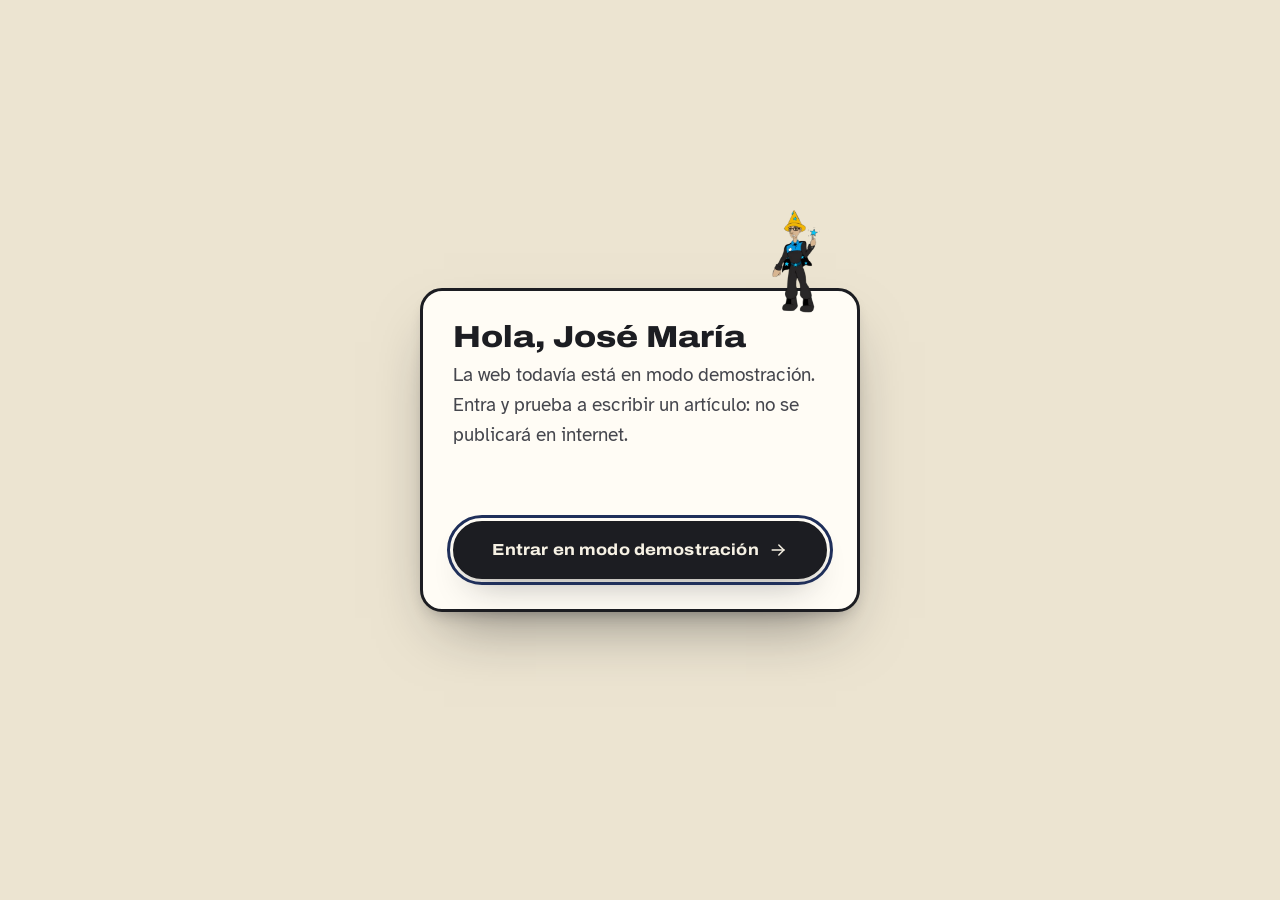
<file: admin/index.html>
<!doctype html>
<html lang="es">
<head>
<meta charset="utf-8">
<meta name="viewport" content="width=device-width, initial-scale=1">
<title>Panel del autor · José María Navarro</title>
<meta name="robots" content="noindex, nofollow">
<meta name="theme-color" content="#17181c">
<link rel="icon" href="../assets/img/favicon.svg" type="image/svg+xml">
<link rel="stylesheet" href="../assets/css/site.css?v=202610141745">
<link rel="stylesheet" href="../assets/vendor/quill.snow.css">
<link rel="stylesheet" href="../assets/css/admin.css?v=202610141745">
</head>
<body class="admin">
<div id="app" aria-live="polite"></div>
<div class="toast" id="toast" role="status"></div>

<script>window.SITE_ROOT = '../';</script>
<script src="../assets/vendor/purify.min.js"></script>
<script src="../assets/vendor/quill.js"></script>
<script src="../assets/js/config.js?v=202610141745"></script>
<script src="../assets/vendor/supabase.js"></script>
<script src="../assets/js/seed-posts.js?v=202610141745"></script>
<script src="../assets/js/data.js?v=202610141745"></script>
<script src="../assets/js/admin.js?v=202610141745"></script>
</body>
</html>
</file>
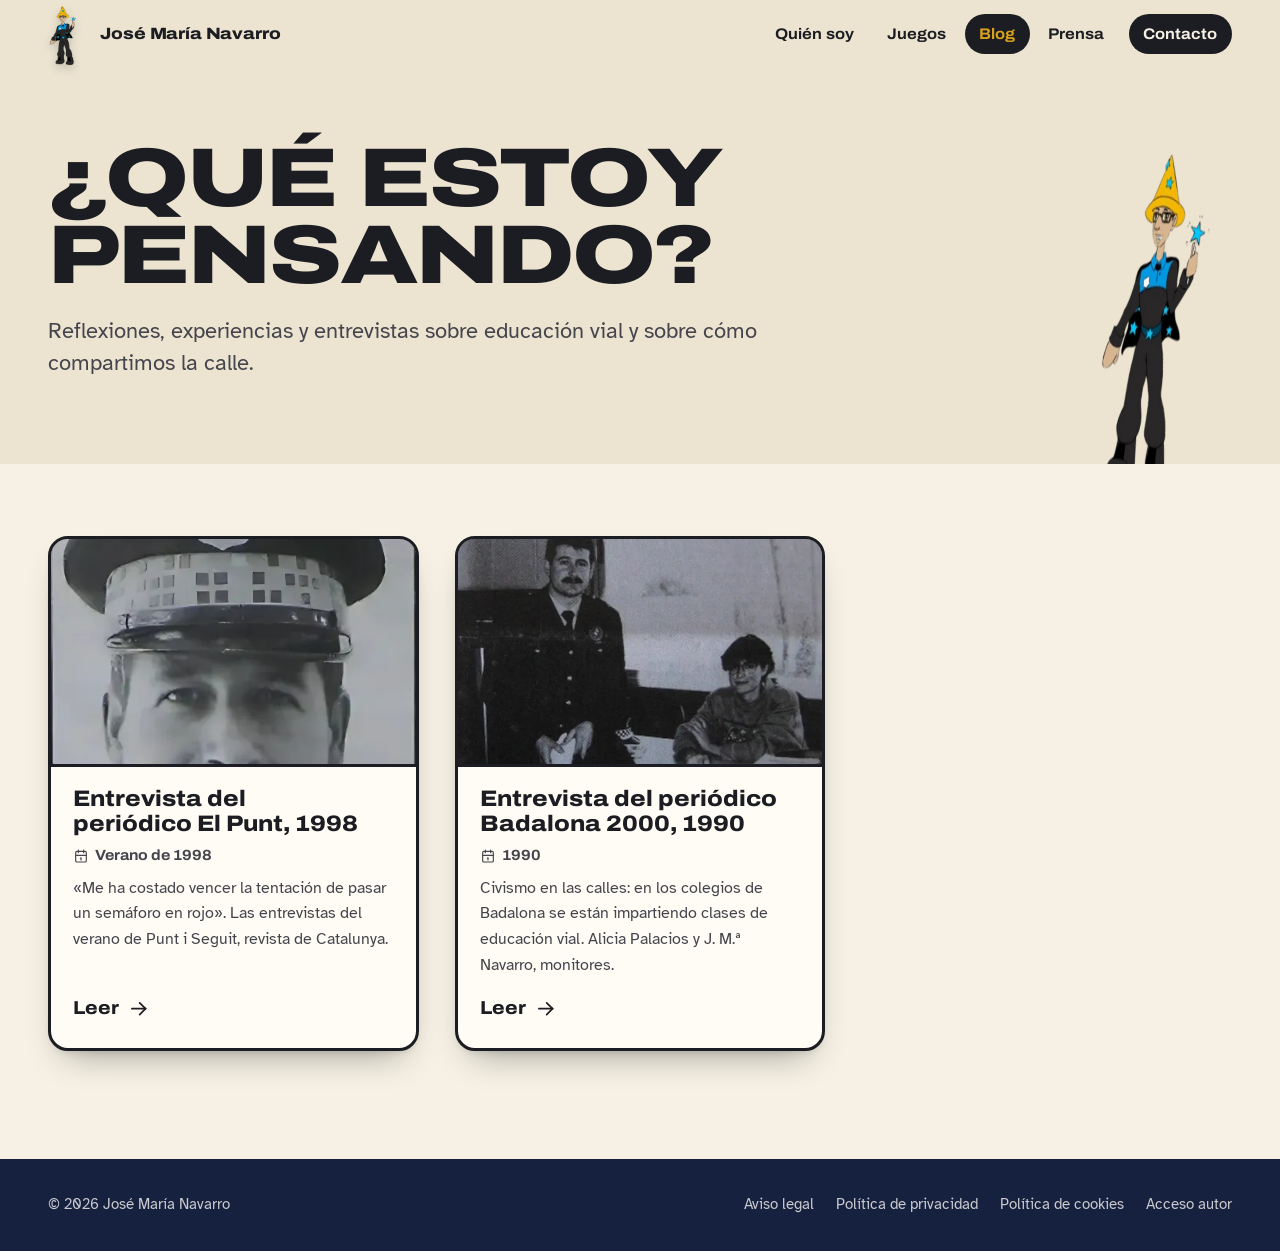
<file: blog/index.html>
<!doctype html>
<html lang="es">
<head>
<meta charset="utf-8">
<meta name="viewport" content="width=device-width, initial-scale=1">
<title>Blog · José María Navarro, educador vial</title>
<meta name="description" content="Artículos, reflexiones y entrevistas de José María Navarro sobre educación vial y movilidad segura.">
<meta name="theme-color" content="#f6f1e4">
<!-- Vista previa en GitHub Pages: quitar noindex al publicar en el dominio -->
<meta name="robots" content="noindex">
<link rel="canonical" href="https://soyjosemarianavarro.com/blog/">
<link rel="icon" href="../assets/img/favicon.svg" type="image/svg+xml">
<link rel="preload" href="../assets/fonts/archivo-wdth.woff2" as="font" type="font/woff2" crossorigin>
<link rel="stylesheet" href="../assets/css/site.css?v=202610141745">
<script>document.documentElement.classList.add('js');if(!matchMedia('(prefers-reduced-motion: reduce)').matches)document.documentElement.classList.add('motion');</script>
</head>
<body>
<a class="skip" href="#contenido">Saltar al contenido</a>
<header class="nav" id="nav">
  <div class="wrap">
    <a class="brand" href="../" aria-label="José María Navarro, inicio"><img class="brand-logo" src="../assets/img/mago.webp" alt="" width="34" height="54"><span>José María Navarro</span></a>
    <nav aria-label="Principal">
      <ul class="nav-links">
        <li><a href="../#quien-soy">Quién soy</a></li>
        <li><a href="../#juego">Juegos</a></li>
        <li><a href="./" aria-current="page">Blog</a></li>
        <li><a href="../#prensa">Prensa</a></li>
        <li class="nav-cta"><a href="../#contacto">Contacto</a></li>
      </ul>
    </nav>
    <button class="menu-btn" type="button" aria-expanded="false" aria-controls="mobile-menu" aria-label="Abrir menú"><svg class="icon"><use href="../assets/img/icons.svg#i-menu-2"></use></svg></button>
  </div>
</header>
<div class="mobile-menu" id="mobile-menu" aria-hidden="true">
  <button class="menu-btn menu-close" type="button" aria-label="Cerrar menú"><svg class="icon"><use href="../assets/img/icons.svg#i-x"></use></svg></button>
  <a href="../#quien-soy">Quién soy</a><a href="../#juego">Juegos</a><a href="./">Blog</a><a href="../#prensa">Prensa</a><a href="../#contacto">Contacto</a>
</div>

<main id="contenido">
  <header class="page-head">
    <div class="wrap">
      <h1 class="display">¿Qué estoy pensando?</h1>
      <p class="lead">Reflexiones, experiencias y entrevistas sobre educación vial y sobre cómo compartimos la calle.</p>
    </div>
    <img class="mago-peek" src="../assets/img/mago.webp" alt="" width="230" height="365">
  </header>
  <section class="blog-list">
    <div class="wrap">
      <div class="cards" id="cards" aria-live="polite">
        <div class="skeleton" style="height:420px"></div><div class="skeleton" style="height:420px"></div><div class="skeleton" style="height:420px"></div>
      </div>
    </div>
  </section>
</main>

<footer class="footer">
  <div class="wrap">
    <span>© <span id="year">2026</span> José María Navarro</span>
    <ul>
      <li><a href="../legal/aviso-legal.html">Aviso legal</a></li>
      <li><a href="../legal/privacidad.html">Política de privacidad</a></li>
      <li><a href="../legal/cookies.html">Política de cookies</a></li>
      <li><a href="../admin/">Acceso autor</a></li>
    </ul>
  </div>
</footer>

<script>window.SITE_ROOT = '../';</script>
<script src="../assets/vendor/gsap.min.js"></script>
<script src="../assets/vendor/ScrollTrigger.min.js"></script>
<script src="../assets/vendor/lenis.min.js"></script>
<script src="../assets/js/config.js?v=202610141745"></script>
<script src="../assets/vendor/supabase.js"></script>
<script src="../assets/js/seed-posts.js?v=202610141745"></script>
<script src="../assets/js/data.js?v=202610141745"></script>
<script src="../assets/js/common.js?v=202610141745"></script>
<script>
(function () {
  const { icon, esc, reduce, hasGsap } = window.Site;
  const el = document.getElementById('cards');
  Blog.listPosts().then((posts) => {
    if (!posts.length) { el.innerHTML = '<div class="empty">Todavía no hay artículos publicados. Muy pronto, el primero.</div>'; return; }
    el.innerHTML = posts.map((p, n) => `
      <a class="post-card" href="articulo.html?slug=${encodeURIComponent(p.slug)}" data-reveal>
        <div class="media${p.cover_url ? '' : ' no-img'}">${p.cover_url ? `<img src="${esc(Blog.fixUrl(p.cover_url))}" alt="" ${n > 2 ? 'loading="lazy"' : ''}>` : icon('article')}</div>
        <div class="body">
          <h2>${esc(p.title)}</h2>
          <div class="meta-line" style="margin:0"><span>${icon('calendar')} ${esc(Blog.formatDate(p))}</span></div>
          <p>${esc(p.excerpt)}</p>
          <span class="link-arrow">Leer ${icon('arrow-right')}</span>
        </div>
      </a>`).join('');
    if (hasGsap && !reduce) {
      gsap.set('.post-card', { opacity: 0, y: 30 });
      gsap.to('.post-card', { opacity: 1, y: 0, duration: 1, ease: 'expo.out', stagger: 0.08, delay: 0.1 });
    }
  }).catch(() => { el.innerHTML = '<div class="empty">No se han podido cargar los artículos. Recarga la página en un momento.</div>'; });
})();
</script>
</body>
</html>
</file>
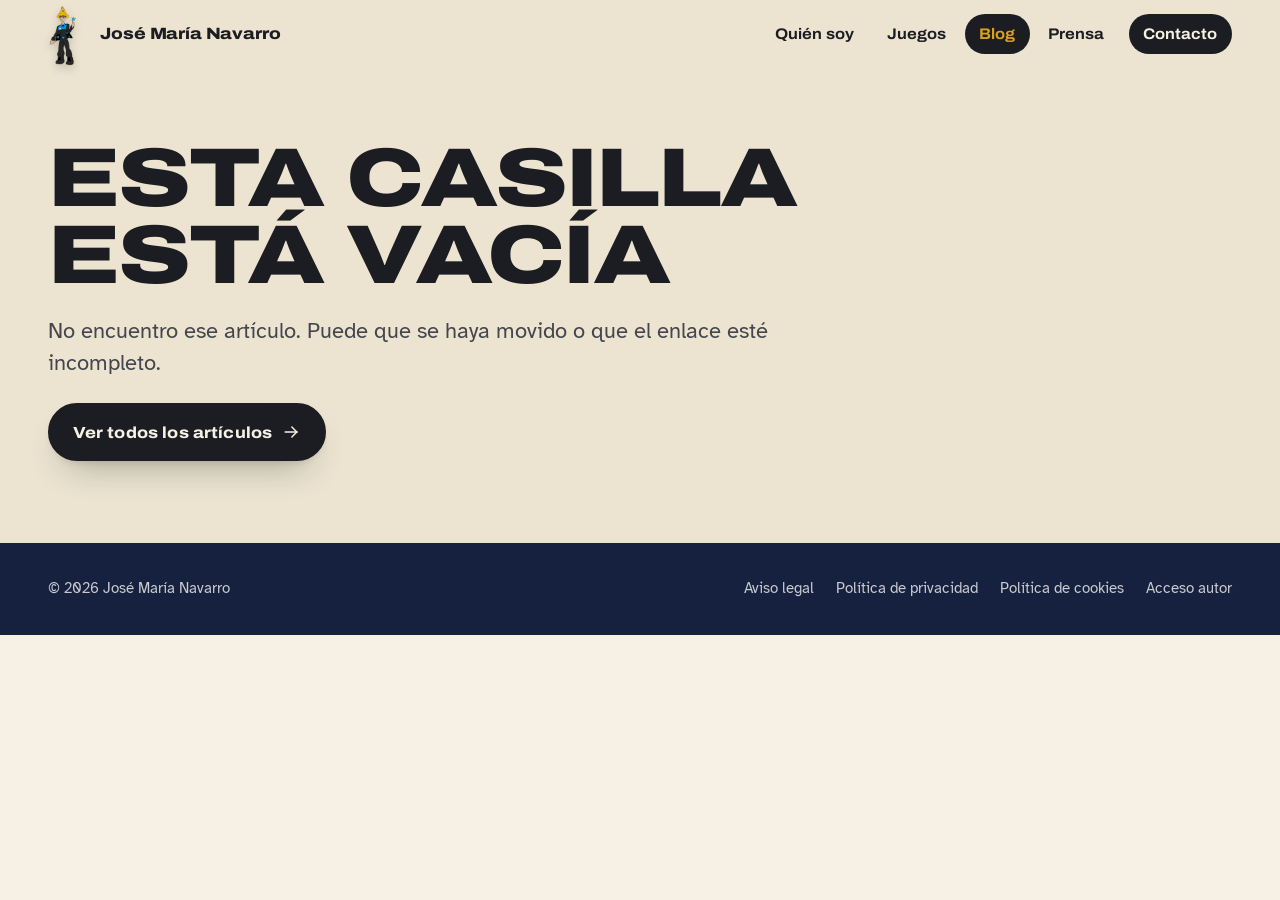
<file: blog/articulo.html>
<!doctype html>
<html lang="es">
<head>
<meta charset="utf-8">
<meta name="viewport" content="width=device-width, initial-scale=1">
<title>Artículo · José María Navarro</title>
<meta name="description" content="Artículo de José María Navarro, educador vial.">
<meta name="theme-color" content="#f6f1e4">
<!-- Vista previa en GitHub Pages: quitar noindex al publicar en el dominio -->
<meta name="robots" content="noindex">
<link rel="icon" href="../assets/img/favicon.svg" type="image/svg+xml">
<link rel="preload" href="../assets/fonts/archivo-wdth.woff2" as="font" type="font/woff2" crossorigin>
<link rel="stylesheet" href="../assets/css/site.css?v=202610141745">
<script>document.documentElement.classList.add('js');if(!matchMedia('(prefers-reduced-motion: reduce)').matches)document.documentElement.classList.add('motion');</script>
</head>
<body>
<div class="progress" id="progress" aria-hidden="true"></div>
<a class="skip" href="#contenido">Saltar al contenido</a>
<header class="nav" id="nav">
  <div class="wrap">
    <a class="brand" href="../" aria-label="José María Navarro, inicio"><img class="brand-logo" src="../assets/img/mago.webp" alt="" width="34" height="54"><span>José María Navarro</span></a>
    <nav aria-label="Principal">
      <ul class="nav-links">
        <li><a href="../#quien-soy">Quién soy</a></li>
        <li><a href="../#juego">Juegos</a></li>
        <li><a href="./" aria-current="page">Blog</a></li>
        <li><a href="../#prensa">Prensa</a></li>
        <li class="nav-cta"><a href="../#contacto">Contacto</a></li>
      </ul>
    </nav>
    <button class="menu-btn" type="button" aria-expanded="false" aria-controls="mobile-menu" aria-label="Abrir menú"><svg class="icon"><use href="../assets/img/icons.svg#i-menu-2"></use></svg></button>
  </div>
</header>
<div class="mobile-menu" id="mobile-menu" aria-hidden="true">
  <button class="menu-btn menu-close" type="button" aria-label="Cerrar menú"><svg class="icon"><use href="../assets/img/icons.svg#i-x"></use></svg></button>
  <a href="../#quien-soy">Quién soy</a><a href="../#juego">Juegos</a><a href="./">Blog</a><a href="../#prensa">Prensa</a><a href="../#contacto">Contacto</a>
</div>

<main id="contenido">
  <article id="article" aria-live="polite">
    <header class="article-head"><div class="wrap"><div class="skeleton" style="height:220px;margin-bottom:40px"></div></div></header>
  </article>
</main>

<footer class="footer">
  <div class="wrap">
    <span>© <span id="year">2026</span> José María Navarro</span>
    <ul>
      <li><a href="../legal/aviso-legal.html">Aviso legal</a></li>
      <li><a href="../legal/privacidad.html">Política de privacidad</a></li>
      <li><a href="../legal/cookies.html">Política de cookies</a></li>
      <li><a href="../admin/">Acceso autor</a></li>
    </ul>
  </div>
</footer>
<div class="toast" id="toast" role="status"></div>

<script>window.SITE_ROOT = '../';</script>
<script src="../assets/vendor/gsap.min.js"></script>
<script src="../assets/vendor/ScrollTrigger.min.js"></script>
<script src="../assets/vendor/lenis.min.js"></script>
<script src="../assets/vendor/purify.min.js"></script>
<script src="../assets/js/config.js?v=202610141745"></script>
<script src="../assets/vendor/supabase.js"></script>
<script src="../assets/js/seed-posts.js?v=202610141745"></script>
<script src="../assets/js/data.js?v=202610141745"></script>
<script src="../assets/js/common.js?v=202610141745"></script>
<script>
(function () {
  const { icon, esc, toast, reduce, hasGsap } = window.Site;
  const root = document.getElementById('article');
  const slug = new URLSearchParams(location.search).get('slug');

  function notFound() {
    document.title = 'Artículo no encontrado · José María Navarro';
    root.innerHTML = `<header class="page-head"><div class="wrap"><h1 class="display">Esta casilla está vacía</h1>
      <p class="lead">No encuentro ese artículo. Puede que se haya movido o que el enlace esté incompleto.</p>
      <p style="margin-top:24px"><a class="btn" href="./">Ver todos los artículos ${icon('arrow-right', 'icon icon--go')}</a></p></div></header>`;
  }
  if (!slug) return notFound();

  Promise.all([Blog.getPost(slug), Blog.listPosts()]).then(([p, all]) => {
    if (!p || (p.status !== 'published' && !Blog.live)) return notFound();
    document.title = `${p.title} · José María Navarro`;
    document.querySelector('meta[name="description"]').setAttribute('content', p.excerpt || p.title);
    const i = all.findIndex((x) => x.slug === p.slug);
    const next = all[i + 1] || all[0];
    const body = Blog.sanitize(Blog.fixPaths(p.content_html));
    root.innerHTML = `
      <header class="article-head">
        <div class="wrap">
          <a class="back" href="./">${icon('arrow-left')} Blog</a>
          <h1>${esc(p.title)}</h1>
          <div class="meta-line"><span>${icon('calendar')} ${esc(Blog.formatDate(p))}</span><span>${icon('clock')} ${Blog.readingMinutes(p.content_html)} min de lectura</span></div>
          ${p.excerpt ? `<p class="excerpt">${esc(p.excerpt)}</p>` : '<div style="height:30px"></div>'}
        </div>
      </header>
      ${p.cover_url ? `<div class="cover-band"><div class="article-cover"><img src="${esc(Blog.fixUrl(p.cover_url))}" alt=""></div></div>` : ''}
      <div class="article-body">
        <div class="prose" id="prose">${body}</div>
        <div class="article-end">
          <button class="btn btn--ghost" type="button" id="share">${icon('link')} Copiar enlace</button>
          ${next && next.slug !== p.slug ? `<a class="btn" href="articulo.html?slug=${encodeURIComponent(next.slug)}">Siguiente artículo ${icon('arrow-right', 'icon icon--go')}</a>` : ''}
        </div>
      </div>`;
    document.getElementById('share').addEventListener('click', async () => {
      try {
        if (navigator.share) await navigator.share({ title: p.title, url: location.href });
        else { await navigator.clipboard.writeText(location.href); toast('Enlace copiado'); }
      } catch (e) { /* cancelado */ }
    });
    document.querySelectorAll('#prose a[href^="http"]').forEach((a) => { a.target = '_blank'; a.rel = 'noopener'; });
    if (hasGsap) {
      ScrollTrigger.refresh();
      gsap.to('#progress', { scaleX: 1, ease: 'none', scrollTrigger: { trigger: '#prose', start: 'top 70%', end: 'bottom 80%', scrub: true } });
      if (!reduce) gsap.from('.article-head h1, .article-head .meta-line, .article-head .excerpt, .article-cover img', { y: 40, opacity: 0, duration: 1.1, ease: 'expo.out', stagger: 0.08 });
    }
  }).catch(notFound);
})();
</script>
</body>
</html>
</file>
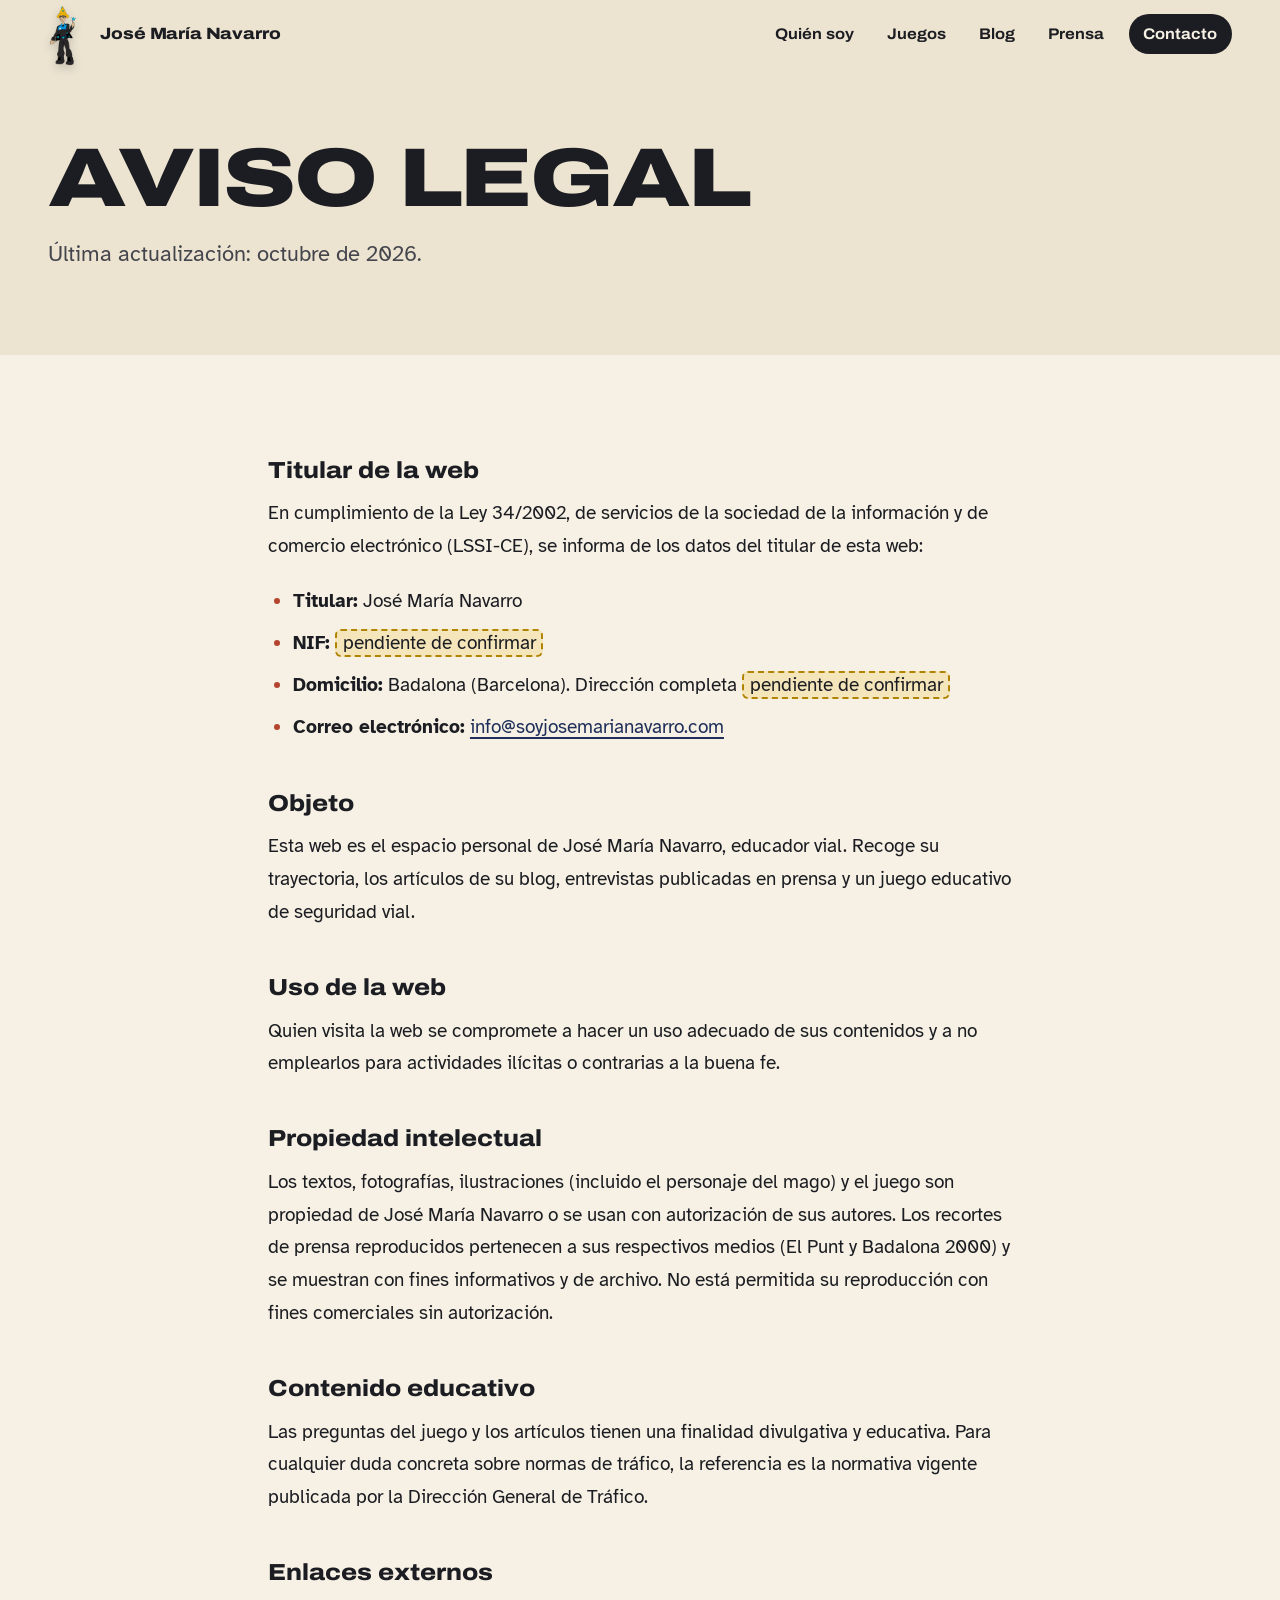
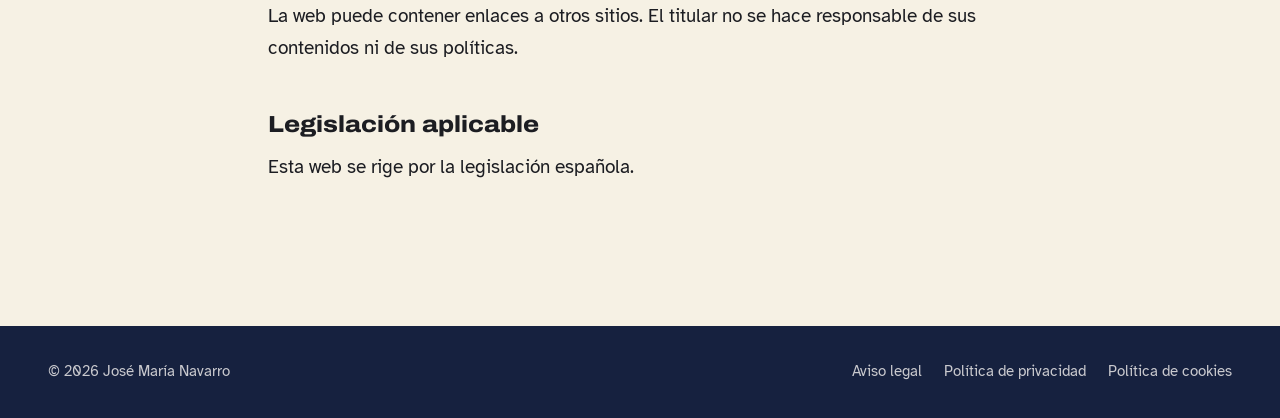
<file: legal/aviso-legal.html>
<!doctype html>
<html lang="es">
<head>
<meta charset="utf-8">
<meta name="viewport" content="width=device-width, initial-scale=1">
<title>Aviso legal · José María Navarro</title>
<meta name="description" content="Aviso legal de la web de José María Navarro, educador vial.">
<meta name="theme-color" content="#f6f1e4">
<!-- Vista previa en GitHub Pages: quitar noindex al publicar en el dominio -->
<meta name="robots" content="noindex">
<link rel="icon" href="../assets/img/favicon.svg" type="image/svg+xml">
<link rel="stylesheet" href="../assets/css/site.css?v=202610141745">
<script>document.documentElement.classList.add('js');</script>
</head>
<body>
<a class="skip" href="#contenido">Saltar al contenido</a>
<header class="nav" id="nav">
  <div class="wrap">
    <a class="brand" href="../" aria-label="José María Navarro, inicio"><img class="brand-logo" src="../assets/img/mago.webp" alt="" width="34" height="54"><span>José María Navarro</span></a>
    <nav aria-label="Principal"><ul class="nav-links">
      <li><a href="../#quien-soy">Quién soy</a></li><li><a href="../#juego">Juegos</a></li><li><a href="../blog/">Blog</a></li><li><a href="../#prensa">Prensa</a></li><li class="nav-cta"><a href="../#contacto">Contacto</a></li>
    </ul></nav>
    <button class="menu-btn" type="button" aria-expanded="false" aria-controls="mobile-menu" aria-label="Abrir menú"><svg class="icon"><use href="../assets/img/icons.svg#i-menu-2"></use></svg></button>
  </div>
</header>
<div class="mobile-menu" id="mobile-menu" aria-hidden="true">
  <button class="menu-btn menu-close" type="button" aria-label="Cerrar menú"><svg class="icon"><use href="../assets/img/icons.svg#i-x"></use></svg></button>
  <a href="../#quien-soy">Quién soy</a><a href="../#juego">Juegos</a><a href="../blog/">Blog</a><a href="../#prensa">Prensa</a><a href="../#contacto">Contacto</a>
</div>
<main id="contenido">
  <header class="page-head"><div class="wrap"><h1 class="display">Aviso legal</h1><p class="lead">Última actualización: octubre de 2026.</p></div></header>
  <section class="legal"><div class="prose">

<h2>Titular de la web</h2>
<p>En cumplimiento de la Ley 34/2002, de servicios de la sociedad de la información y de comercio electrónico (LSSI-CE), se informa de los datos del titular de esta web:</p>
<ul>
<li><strong>Titular:</strong> José María Navarro</li>
<li><strong>NIF:</strong> <span class="pending">pendiente de confirmar</span></li>
<li><strong>Domicilio:</strong> Badalona (Barcelona). Dirección completa <span class="pending">pendiente de confirmar</span></li>
<li><strong>Correo electrónico:</strong> <a data-mail href="mailto:info@soyjosemarianavarro.com">info@soyjosemarianavarro.com</a></li>
</ul>
<h2>Objeto</h2>
<p>Esta web es el espacio personal de José María Navarro, educador vial. Recoge su trayectoria, los artículos de su blog, entrevistas publicadas en prensa y un juego educativo de seguridad vial.</p>
<h2>Uso de la web</h2>
<p>Quien visita la web se compromete a hacer un uso adecuado de sus contenidos y a no emplearlos para actividades ilícitas o contrarias a la buena fe.</p>
<h2>Propiedad intelectual</h2>
<p>Los textos, fotografías, ilustraciones (incluido el personaje del mago) y el juego son propiedad de José María Navarro o se usan con autorización de sus autores. Los recortes de prensa reproducidos pertenecen a sus respectivos medios (El Punt y Badalona 2000) y se muestran con fines informativos y de archivo. No está permitida su reproducción con fines comerciales sin autorización.</p>
<h2>Contenido educativo</h2>
<p>Las preguntas del juego y los artículos tienen una finalidad divulgativa y educativa. Para cualquier duda concreta sobre normas de tráfico, la referencia es la normativa vigente publicada por la Dirección General de Tráfico.</p>
<h2>Enlaces externos</h2>
<p>La web puede contener enlaces a otros sitios. El titular no se hace responsable de sus contenidos ni de sus políticas.</p>
<h2>Legislación aplicable</h2>
<p>Esta web se rige por la legislación española.</p>
  </div></section>
</main>
<footer class="footer"><div class="wrap"><span>© <span id="year">2026</span> José María Navarro</span>
  <ul><li><a href="aviso-legal.html">Aviso legal</a></li><li><a href="privacidad.html">Política de privacidad</a></li><li><a href="cookies.html">Política de cookies</a></li></ul></div></footer>
<script>window.SITE_ROOT = '../';</script>
<script src="../assets/vendor/gsap.min.js"></script>
<script src="../assets/vendor/ScrollTrigger.min.js"></script>
<script src="../assets/js/config.js?v=202610141745"></script>
<script src="../assets/js/common.js?v=202610141745"></script>
</body>
</html>
</file>
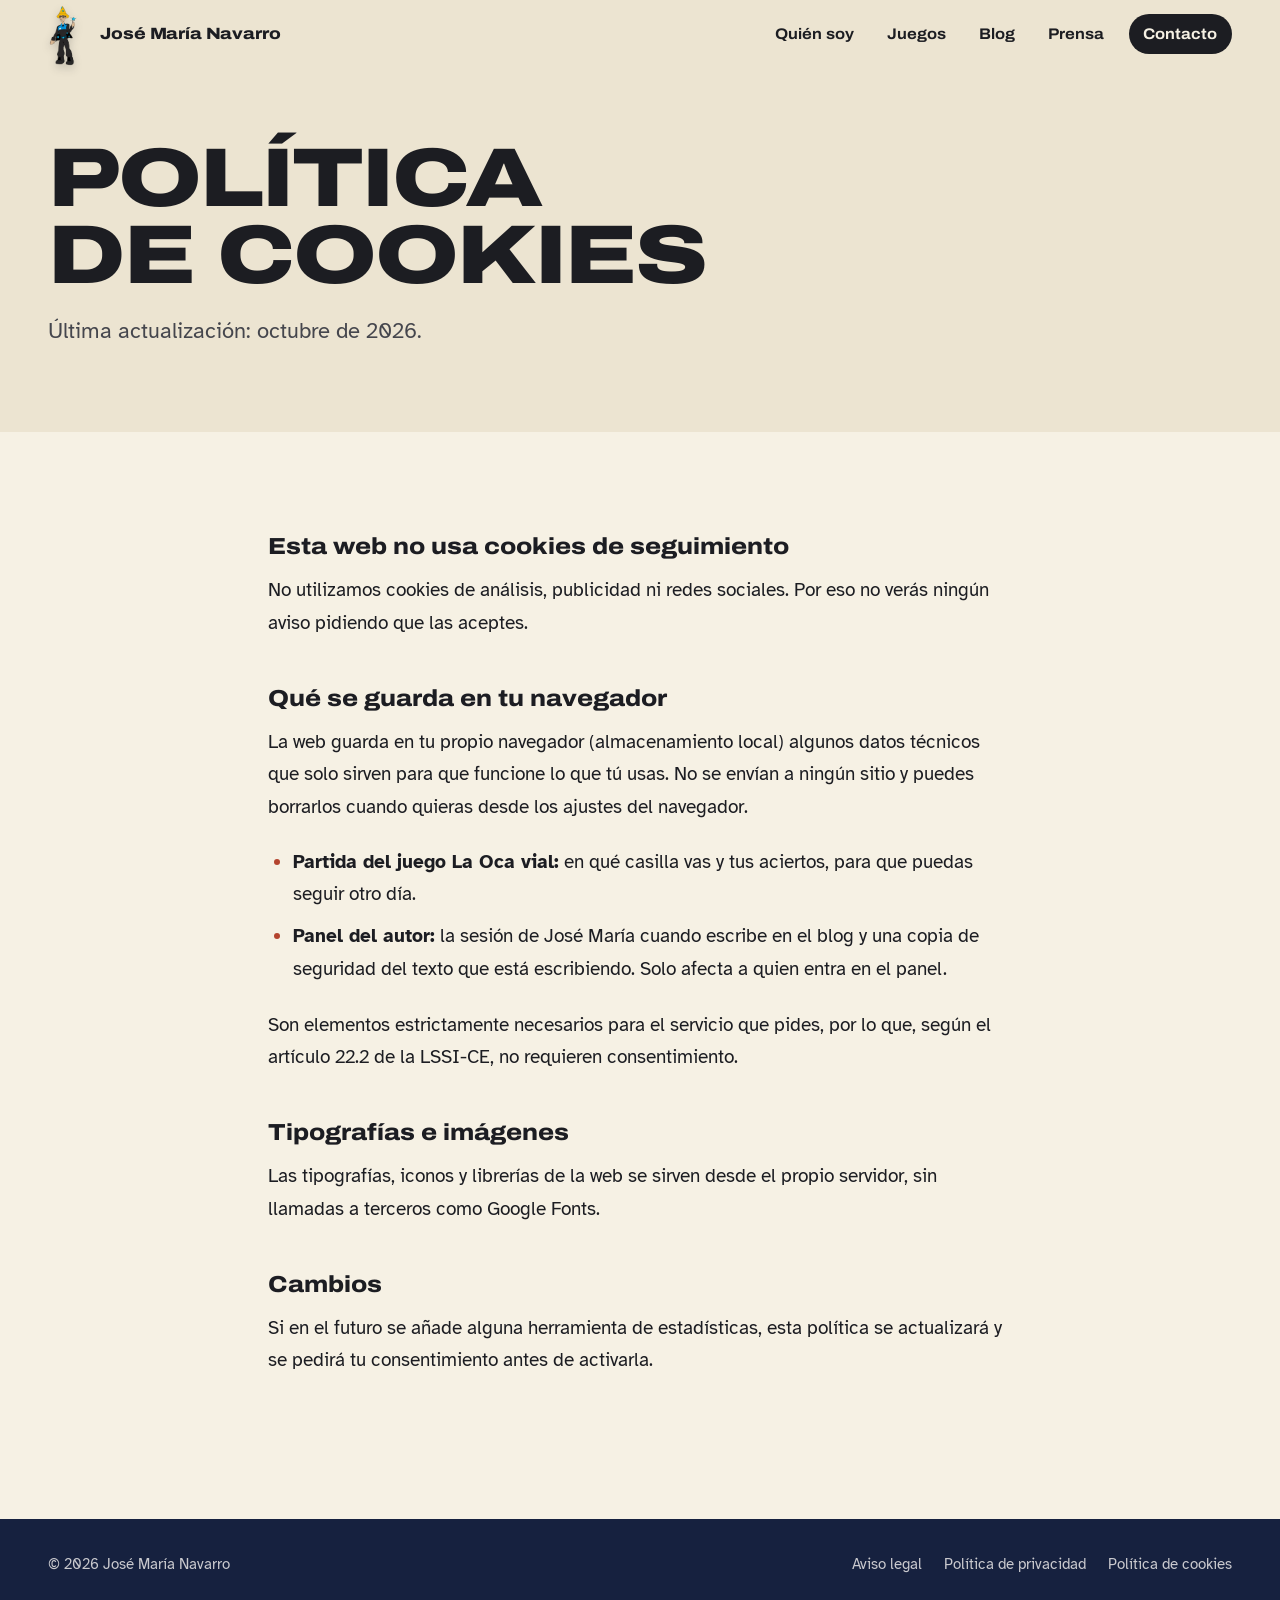
<file: legal/cookies.html>
<!doctype html>
<html lang="es">
<head>
<meta charset="utf-8">
<meta name="viewport" content="width=device-width, initial-scale=1">
<title>Política de cookies · José María Navarro</title>
<meta name="description" content="Esta web no usa cookies de seguimiento.">
<meta name="theme-color" content="#f6f1e4">
<!-- Vista previa en GitHub Pages: quitar noindex al publicar en el dominio -->
<meta name="robots" content="noindex">
<link rel="icon" href="../assets/img/favicon.svg" type="image/svg+xml">
<link rel="stylesheet" href="../assets/css/site.css?v=202610141745">
<script>document.documentElement.classList.add('js');</script>
</head>
<body>
<a class="skip" href="#contenido">Saltar al contenido</a>
<header class="nav" id="nav">
  <div class="wrap">
    <a class="brand" href="../" aria-label="José María Navarro, inicio"><img class="brand-logo" src="../assets/img/mago.webp" alt="" width="34" height="54"><span>José María Navarro</span></a>
    <nav aria-label="Principal"><ul class="nav-links">
      <li><a href="../#quien-soy">Quién soy</a></li><li><a href="../#juego">Juegos</a></li><li><a href="../blog/">Blog</a></li><li><a href="../#prensa">Prensa</a></li><li class="nav-cta"><a href="../#contacto">Contacto</a></li>
    </ul></nav>
    <button class="menu-btn" type="button" aria-expanded="false" aria-controls="mobile-menu" aria-label="Abrir menú"><svg class="icon"><use href="../assets/img/icons.svg#i-menu-2"></use></svg></button>
  </div>
</header>
<div class="mobile-menu" id="mobile-menu" aria-hidden="true">
  <button class="menu-btn menu-close" type="button" aria-label="Cerrar menú"><svg class="icon"><use href="../assets/img/icons.svg#i-x"></use></svg></button>
  <a href="../#quien-soy">Quién soy</a><a href="../#juego">Juegos</a><a href="../blog/">Blog</a><a href="../#prensa">Prensa</a><a href="../#contacto">Contacto</a>
</div>
<main id="contenido">
  <header class="page-head"><div class="wrap"><h1 class="display">Política de cookies</h1><p class="lead">Última actualización: octubre de 2026.</p></div></header>
  <section class="legal"><div class="prose">

<h2>Esta web no usa cookies de seguimiento</h2>
<p>No utilizamos cookies de análisis, publicidad ni redes sociales. Por eso no verás ningún aviso pidiendo que las aceptes.</p>
<h2>Qué se guarda en tu navegador</h2>
<p>La web guarda en tu propio navegador (almacenamiento local) algunos datos técnicos que solo sirven para que funcione lo que tú usas. No se envían a ningún sitio y puedes borrarlos cuando quieras desde los ajustes del navegador.</p>
<ul>
<li><strong>Partida del juego La Oca vial:</strong> en qué casilla vas y tus aciertos, para que puedas seguir otro día.</li>
<li><strong>Panel del autor:</strong> la sesión de José María cuando escribe en el blog y una copia de seguridad del texto que está escribiendo. Solo afecta a quien entra en el panel.</li>
</ul>
<p>Son elementos estrictamente necesarios para el servicio que pides, por lo que, según el artículo 22.2 de la LSSI-CE, no requieren consentimiento.</p>
<h2>Tipografías e imágenes</h2>
<p>Las tipografías, iconos y librerías de la web se sirven desde el propio servidor, sin llamadas a terceros como Google Fonts.</p>
<h2>Cambios</h2>
<p>Si en el futuro se añade alguna herramienta de estadísticas, esta política se actualizará y se pedirá tu consentimiento antes de activarla.</p>
  </div></section>
</main>
<footer class="footer"><div class="wrap"><span>© <span id="year">2026</span> José María Navarro</span>
  <ul><li><a href="aviso-legal.html">Aviso legal</a></li><li><a href="privacidad.html">Política de privacidad</a></li><li><a href="cookies.html">Política de cookies</a></li></ul></div></footer>
<script>window.SITE_ROOT = '../';</script>
<script src="../assets/vendor/gsap.min.js"></script>
<script src="../assets/vendor/ScrollTrigger.min.js"></script>
<script src="../assets/js/config.js?v=202610141745"></script>
<script src="../assets/js/common.js?v=202610141745"></script>
</body>
</html>
</file>
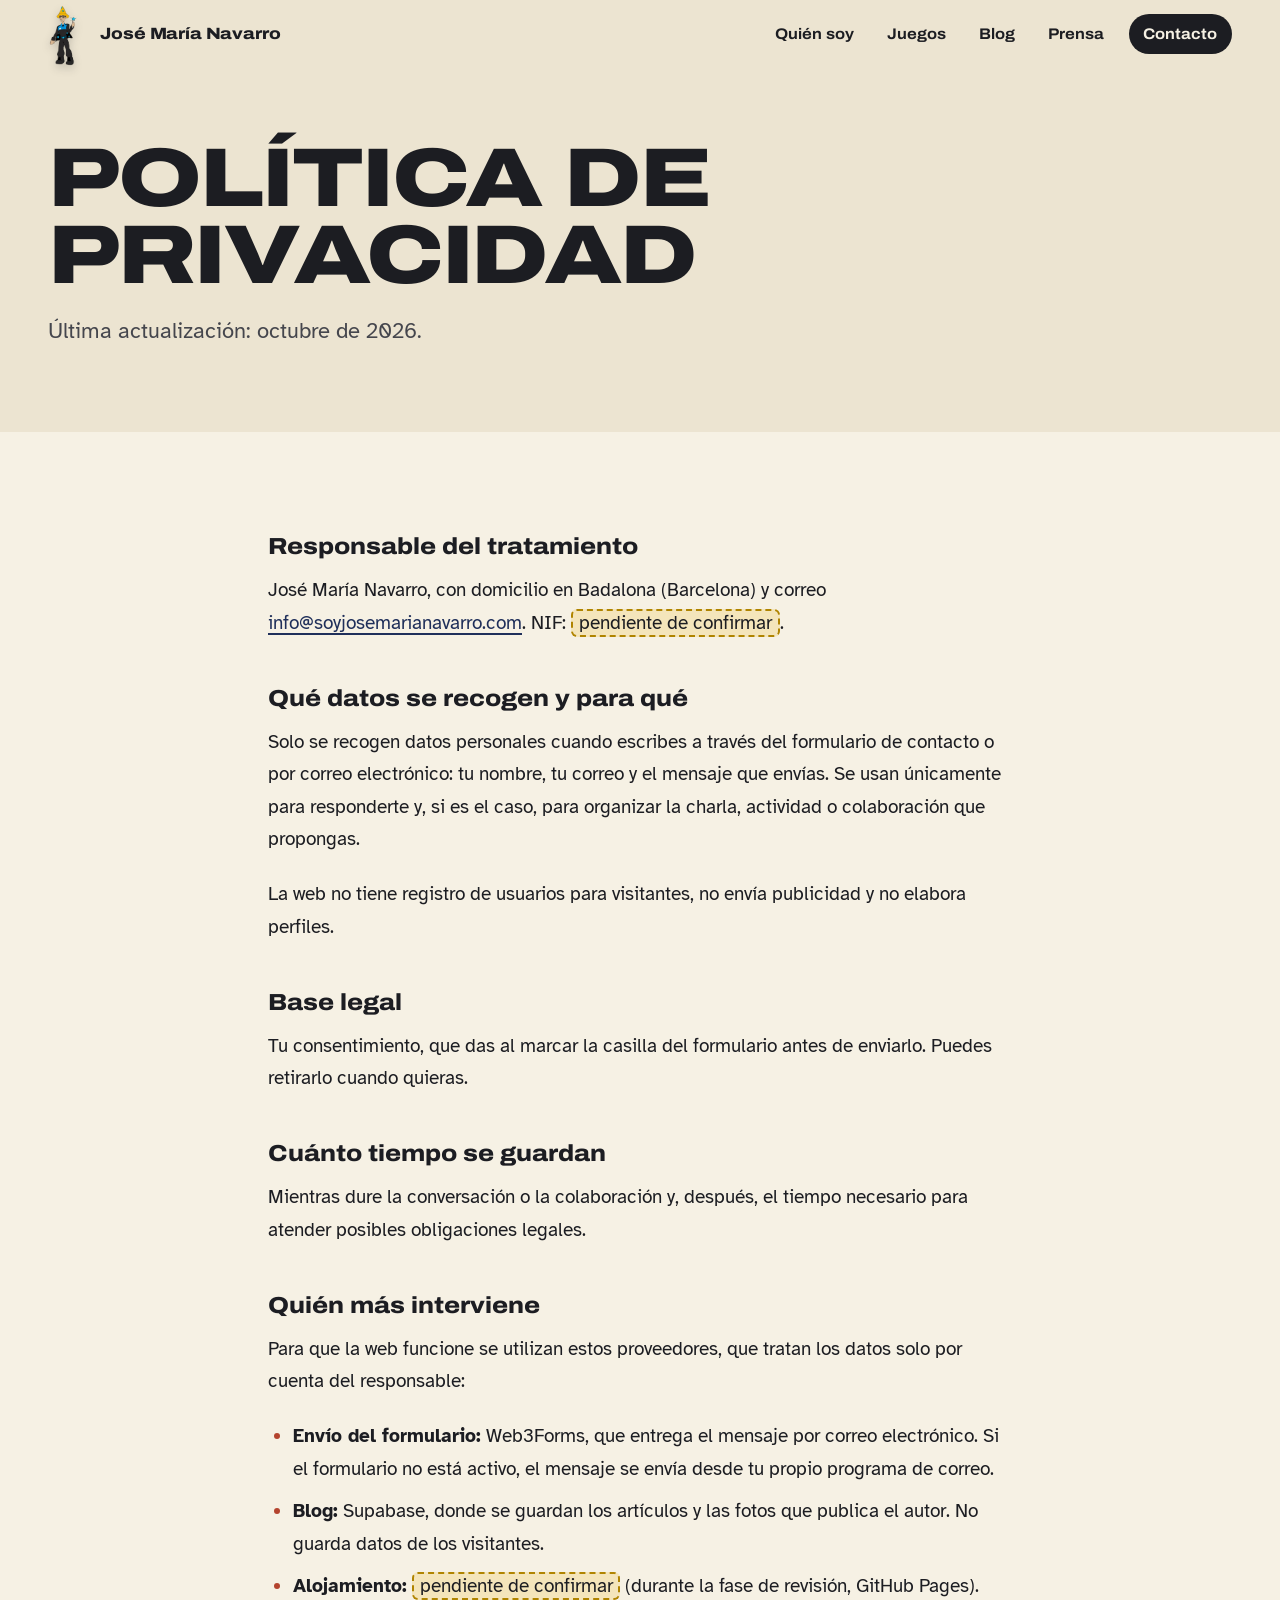
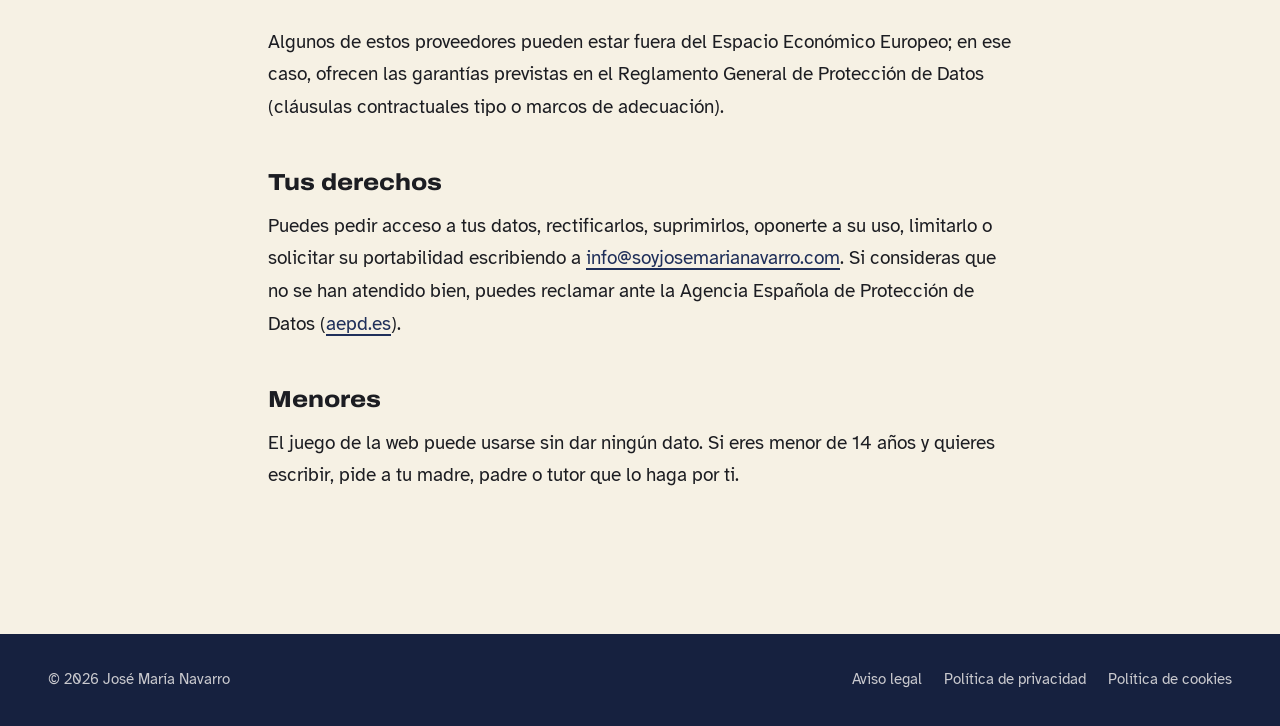
<file: legal/privacidad.html>
<!doctype html>
<html lang="es">
<head>
<meta charset="utf-8">
<meta name="viewport" content="width=device-width, initial-scale=1">
<title>Política de privacidad · José María Navarro</title>
<meta name="description" content="Cómo se tratan los datos personales en la web de José María Navarro.">
<meta name="theme-color" content="#f6f1e4">
<!-- Vista previa en GitHub Pages: quitar noindex al publicar en el dominio -->
<meta name="robots" content="noindex">
<link rel="icon" href="../assets/img/favicon.svg" type="image/svg+xml">
<link rel="stylesheet" href="../assets/css/site.css?v=202610141745">
<script>document.documentElement.classList.add('js');</script>
</head>
<body>
<a class="skip" href="#contenido">Saltar al contenido</a>
<header class="nav" id="nav">
  <div class="wrap">
    <a class="brand" href="../" aria-label="José María Navarro, inicio"><img class="brand-logo" src="../assets/img/mago.webp" alt="" width="34" height="54"><span>José María Navarro</span></a>
    <nav aria-label="Principal"><ul class="nav-links">
      <li><a href="../#quien-soy">Quién soy</a></li><li><a href="../#juego">Juegos</a></li><li><a href="../blog/">Blog</a></li><li><a href="../#prensa">Prensa</a></li><li class="nav-cta"><a href="../#contacto">Contacto</a></li>
    </ul></nav>
    <button class="menu-btn" type="button" aria-expanded="false" aria-controls="mobile-menu" aria-label="Abrir menú"><svg class="icon"><use href="../assets/img/icons.svg#i-menu-2"></use></svg></button>
  </div>
</header>
<div class="mobile-menu" id="mobile-menu" aria-hidden="true">
  <button class="menu-btn menu-close" type="button" aria-label="Cerrar menú"><svg class="icon"><use href="../assets/img/icons.svg#i-x"></use></svg></button>
  <a href="../#quien-soy">Quién soy</a><a href="../#juego">Juegos</a><a href="../blog/">Blog</a><a href="../#prensa">Prensa</a><a href="../#contacto">Contacto</a>
</div>
<main id="contenido">
  <header class="page-head"><div class="wrap"><h1 class="display">Política de privacidad</h1><p class="lead">Última actualización: octubre de 2026.</p></div></header>
  <section class="legal"><div class="prose">

<h2>Responsable del tratamiento</h2>
<p>José María Navarro, con domicilio en Badalona (Barcelona) y correo <a data-mail href="mailto:info@soyjosemarianavarro.com">info@soyjosemarianavarro.com</a>. NIF: <span class="pending">pendiente de confirmar</span>.</p>
<h2>Qué datos se recogen y para qué</h2>
<p>Solo se recogen datos personales cuando escribes a través del formulario de contacto o por correo electrónico: tu nombre, tu correo y el mensaje que envías. Se usan únicamente para responderte y, si es el caso, para organizar la charla, actividad o colaboración que propongas.</p>
<p>La web no tiene registro de usuarios para visitantes, no envía publicidad y no elabora perfiles.</p>
<h2>Base legal</h2>
<p>Tu consentimiento, que das al marcar la casilla del formulario antes de enviarlo. Puedes retirarlo cuando quieras.</p>
<h2>Cuánto tiempo se guardan</h2>
<p>Mientras dure la conversación o la colaboración y, después, el tiempo necesario para atender posibles obligaciones legales.</p>
<h2>Quién más interviene</h2>
<p>Para que la web funcione se utilizan estos proveedores, que tratan los datos solo por cuenta del responsable:</p>
<ul>
<li><strong>Envío del formulario:</strong> Web3Forms, que entrega el mensaje por correo electrónico. Si el formulario no está activo, el mensaje se envía desde tu propio programa de correo.</li>
<li><strong>Blog:</strong> Supabase, donde se guardan los artículos y las fotos que publica el autor. No guarda datos de los visitantes.</li>
<li><strong>Alojamiento:</strong> <span class="pending">pendiente de confirmar</span> (durante la fase de revisión, GitHub Pages).</li>
</ul>
<p>Algunos de estos proveedores pueden estar fuera del Espacio Económico Europeo; en ese caso, ofrecen las garantías previstas en el Reglamento General de Protección de Datos (cláusulas contractuales tipo o marcos de adecuación).</p>
<h2>Tus derechos</h2>
<p>Puedes pedir acceso a tus datos, rectificarlos, suprimirlos, oponerte a su uso, limitarlo o solicitar su portabilidad escribiendo a <a data-mail href="mailto:info@soyjosemarianavarro.com">info@soyjosemarianavarro.com</a>. Si consideras que no se han atendido bien, puedes reclamar ante la Agencia Española de Protección de Datos (<a href="https://www.aepd.es" target="_blank" rel="noopener">aepd.es</a>).</p>
<h2>Menores</h2>
<p>El juego de la web puede usarse sin dar ningún dato. Si eres menor de 14 años y quieres escribir, pide a tu madre, padre o tutor que lo haga por ti.</p>
  </div></section>
</main>
<footer class="footer"><div class="wrap"><span>© <span id="year">2026</span> José María Navarro</span>
  <ul><li><a href="aviso-legal.html">Aviso legal</a></li><li><a href="privacidad.html">Política de privacidad</a></li><li><a href="cookies.html">Política de cookies</a></li></ul></div></footer>
<script>window.SITE_ROOT = '../';</script>
<script src="../assets/vendor/gsap.min.js"></script>
<script src="../assets/vendor/ScrollTrigger.min.js"></script>
<script src="../assets/js/config.js?v=202610141745"></script>
<script src="../assets/js/common.js?v=202610141745"></script>
</body>
</html>
</file>
<file: assets/css/site.css>
/* José María Navarro, educador vial. Mundo visual: el tablero de la Oca vial. */

@font-face { font-family: 'Archivo'; src: url('../fonts/archivo-wdth.woff2') format('woff2-variations'); font-weight: 100 900; font-stretch: 62% 125%; font-display: swap; }
@font-face { font-family: 'Atkinson'; src: url('../fonts/atkinson-400.woff2') format('woff2'); font-weight: 400; font-display: swap; }
@font-face { font-family: 'Atkinson'; src: url('../fonts/atkinson-700.woff2') format('woff2'); font-weight: 700; font-display: swap; }
@font-face { font-family: 'Atkinson'; src: url('../fonts/atkinson-400i.woff2') format('woff2'); font-weight: 400; font-style: italic; font-display: swap; }

:root {
  --yellow: #d9a21b;
  --yellow-soft: #ecc463;
  --blue: #1f2f5a;
  --blue-deep: #16213f;
  --red: #b4442e;
  --red-deep: #8f3322;
  --green: #2f7a4b;
  --ink: #1c1d22;
  --ink-soft: #45464d;
  --on-yellow-soft: #45464d;
  --white: #f6f1e4;
  --paper-2: #ece4d1;
  --card: #fffcf5;
  --rule: rgba(23, 24, 28, .14);

  --display: 'Archivo', 'Arial Narrow', sans-serif;
  --body: 'Atkinson', 'Segoe UI', system-ui, sans-serif;

  --r: 14px;
  --r-sm: 10px;
  --stroke: 3px;
  --shadow: 0 18px 36px -18px rgba(23, 24, 28, .45), 0 4px 10px -6px rgba(23, 24, 28, .25);
  --shadow-lift: 0 30px 60px -24px rgba(23, 24, 28, .5), 0 8px 16px -8px rgba(23, 24, 28, .3);
  --ease-out: cubic-bezier(.16, 1, .3, 1);
  --gutter: clamp(16px, 4vw, 48px);
  --nav-h: 68px;

  /* z-index */
  --z-board: 1; --z-copy: 5; --z-hud: 8; --z-nav: 40; --z-menu: 50; --z-toast: 60;
}

*, *::before, *::after { box-sizing: border-box; }
html { -webkit-text-size-adjust: 100%; scroll-padding-top: calc(var(--nav-h) + 12px); }
html.lenis, html.lenis body { height: auto; }
.lenis.lenis-smooth { scroll-behavior: auto !important; }
body {
  overflow-x: clip;
  margin: 0; font-family: var(--body); font-size: clamp(17px, 1.05rem + .15vw, 19px); line-height: 1.6;
  color: var(--ink); background: var(--white); text-rendering: optimizeLegibility; -webkit-font-smoothing: antialiased;
}
img { max-width: 100%; display: block; }
a { color: inherit; text-underline-offset: .2em; text-decoration-thickness: 2px; }
button, input, textarea, select { font: inherit; color: inherit; }
::selection { background: var(--ink); color: var(--yellow); }
:focus-visible { outline: 3px solid var(--blue); outline-offset: 3px; border-radius: 6px; }
.on-dark :focus-visible, .on-blue :focus-visible, .on-red :focus-visible { outline-color: var(--yellow); }
html { scrollbar-color: var(--ink) var(--white); }
::-webkit-scrollbar { width: 12px; }
::-webkit-scrollbar-track { background: var(--white); }
::-webkit-scrollbar-thumb { background: var(--ink); border-radius: 12px; border: 3px solid var(--white); }

.icon { width: 1.25em; height: 1.25em; flex: none; }
.sr-only { position: absolute !important; width: 1px; height: 1px; padding: 0; margin: -1px; overflow: hidden; clip: rect(0 0 0 0); white-space: nowrap; border: 0; }
.skip { position: absolute; left: 12px; top: -60px; z-index: 100; background: var(--ink); color: var(--yellow); padding: 10px 16px; border-radius: 10px; font-weight: 700; }
.skip:focus { top: 12px; }
.wrap { width: 100%; max-width: 1320px; margin-inline: auto; padding-inline: var(--gutter); }

/* ------------------------------------------------------------ Type */
.display {
  font-family: var(--display); font-stretch: 125%; font-weight: 850; line-height: .92;
  letter-spacing: -.025em; text-transform: uppercase; margin: 0; text-wrap: balance;
}
.h2 { font-family: var(--display); font-stretch: 118%; font-weight: 820; font-size: clamp(2.2rem, 1.2rem + 4vw, 4.6rem); line-height: .96; letter-spacing: -.025em; margin: 0 0 .4em; text-wrap: balance; }
.h3 { font-family: var(--display); font-stretch: 112%; font-weight: 780; font-size: clamp(1.35rem, 1.1rem + .9vw, 1.9rem); line-height: 1.08; letter-spacing: -.015em; margin: 0 0 .35em; text-wrap: balance; }
.lead { font-size: clamp(1.1rem, 1rem + .45vw, 1.35rem); line-height: 1.5; max-width: 52ch; }
p { margin: 0 0 1em; }

/* ------------------------------------------------------------ Buttons */
.btn {
  --bg: var(--ink); --fg: var(--white);
  display: inline-flex; align-items: center; gap: .55em; white-space: nowrap;
  padding: .82em 1.35em; border-radius: 999px; border: var(--stroke) solid var(--ink);
  background: var(--bg); color: var(--fg); font-family: var(--display); font-stretch: 112%; font-weight: 760;
  font-size: 1rem; letter-spacing: .01em; text-decoration: none; cursor: pointer;
  box-shadow: var(--shadow);
  transition: transform .35s var(--ease-out), box-shadow .35s var(--ease-out), background-color .25s, color .25s;
}
.btn:hover { transform: translateY(-3px); box-shadow: var(--shadow-lift); }
.btn:active { transform: translateY(1px) scale(.98); }
.btn--ghost { --bg: transparent; --fg: var(--ink); box-shadow: none; }
.btn--ghost:hover { --bg: var(--ink); --fg: var(--yellow); }
.btn--yellow { --bg: var(--yellow); --fg: var(--ink); }
.btn--light { --bg: var(--white); --fg: var(--ink); border-color: var(--white); }
.btn[disabled] { opacity: .55; cursor: not-allowed; transform: none; }
.btn .icon { transition: transform .35s var(--ease-out); }
.btn:hover .icon--go { transform: translateX(4px); }

/* ------------------------------------------------------------ Nav */
.nav {
  position: fixed; inset: 0 0 auto; z-index: var(--z-nav); height: var(--nav-h);
  display: flex; align-items: center; transition: background-color .35s, box-shadow .35s, transform .45s var(--ease-out);
}
.nav.is-solid { background: rgba(246, 241, 228, .95); box-shadow: 0 1px 0 var(--rule); backdrop-filter: saturate(140%) blur(10px); }
.nav.is-hidden { transform: translateY(-100%); }
.nav .wrap { display: flex; align-items: center; justify-content: space-between; gap: 24px; }
.brand { display: inline-flex; align-items: center; gap: 12px; text-decoration: none; font-family: var(--display); font-stretch: 115%; font-weight: 800; font-size: 1.02rem; letter-spacing: -.01em; }
.brand-mark {
  width: 38px; height: 38px; border-radius: 10px; border: var(--stroke) solid var(--ink); background: var(--blue); color: var(--white);
  display: grid; place-items: center; font-size: .78rem; font-stretch: 100%; letter-spacing: .02em; transform: rotate(-6deg);
  transition: transform .5s var(--ease-out);
}
.brand:hover .brand-mark { transform: rotate(6deg) scale(1.05); }
.nav-links { display: flex; align-items: center; gap: 4px; list-style: none; margin: 0; padding: 0; }
.nav-links a {
  display: block; padding: .5em .95em; border-radius: 999px; text-decoration: none;
  font-family: var(--display); font-stretch: 108%; font-weight: 680; font-size: .96rem; transition: background-color .2s, color .2s;
}
.nav-links a:hover, .nav-links a[aria-current="page"] { background: var(--ink); color: var(--yellow); }
.nav-links .nav-cta a { background: var(--ink); color: var(--white); margin-left: 6px; }
.nav-links .nav-cta a:hover { background: var(--blue); color: var(--white); }
.menu-btn { display: none; width: 46px; height: 46px; border-radius: 999px; border: var(--stroke) solid var(--ink); background: var(--white); place-items: center; cursor: pointer; }
.menu-btn .icon { width: 22px; height: 22px; }
.mobile-menu {
  position: fixed; inset: 0; z-index: var(--z-menu); background: var(--white); padding: 96px var(--gutter) 40px;
  display: flex; flex-direction: column; gap: 6px; clip-path: circle(0 at calc(100% - 40px) 34px);
  transition: clip-path .7s var(--ease-out); visibility: hidden;
}
.mobile-menu.is-open { clip-path: circle(150% at calc(100% - 40px) 34px); visibility: visible; }
.mobile-menu a { font-family: var(--display); font-stretch: 125%; font-weight: 850; font-size: clamp(2rem, 10vw, 3rem); text-transform: uppercase; text-decoration: none; line-height: 1.1; letter-spacing: -.02em; }
.mobile-menu .menu-close { position: absolute; top: 11px; right: var(--gutter); }

@media (max-width: 900px) {
  .nav-links { display: none; }
  .menu-btn { display: grid; }
}

/* ------------------------------------------------------------ Stage: tablero + recorrido */
.stage { position: relative; background: var(--white); color: var(--ink); }
.scene { position: relative; min-height: 100dvh; overflow: hidden; }
.hero-copy {
  position: relative; z-index: var(--z-copy); padding-top: calc(var(--nav-h) + clamp(28px, 7vh, 88px));
  width: min(640px, 48%); padding-left: var(--gutter); margin-left: max(0px, calc((100vw - 1320px) / 2));
}
.hero-title { font-size: clamp(2.9rem, 1.4rem + 5.6vw, 6rem); }
.hero-title span { display: block; }
.hero-role {
  display: inline-flex; align-items: center; gap: .6em; margin: 1.1em 0 .9em; padding: .45em 1em .45em .5em; border-radius: 999px;
  background: var(--ink); color: var(--yellow); font-family: var(--display); font-stretch: 112%; font-weight: 760; font-size: 1rem;
}
.hero-role .pip { width: 26px; height: 26px; border-radius: 999px; background: var(--yellow); display: grid; place-items: center; color: var(--ink); }
.hero-role .pip .icon { width: 16px; height: 16px; }
.hero-sub { font-size: clamp(1.1rem, 1rem + .5vw, 1.4rem); line-height: 1.45; max-width: 30ch; color: var(--ink); margin-bottom: 1.6em; }
.hero-actions { display: flex; flex-wrap: wrap; gap: 12px; }

/* camera: un punto en la pantalla con perspectiva; el tablero se mueve debajo */
.cam { position: absolute; left: 70%; top: 55%; width: 0; height: 0; perspective: 1700px; z-index: var(--z-board); pointer-events: none; }
.tilt {
  --rx: 54deg; --rz: 64deg; --s: .72;
  position: absolute; left: 0; top: 0; transform-style: preserve-3d;
  transform: rotateX(var(--rx)) rotateZ(var(--rz)) scale(var(--s));
}
.board {
  --c: 112px; --g: 10px; --pad: 24px;
  position: absolute; left: 0; top: 0; transform-style: preserve-3d;
  width: calc(var(--c) * 7 + var(--g) * 6 + var(--pad) * 2); height: calc(var(--c) * 7 + var(--g) * 6 + var(--pad) * 2);
  background: var(--blue); border-radius: 30px; border: 4px solid var(--ink);
  transform: translate(-50%, -50%);
}
.board::before { /* canto del cartón */
  content: ''; position: absolute; inset: -4px; border-radius: 30px; background: var(--blue-deep); border: 4px solid var(--ink);
  transform: translateZ(-22px); box-shadow: 0 60px 90px -10px rgba(22, 33, 63, .45);
}
.board-path { position: absolute; inset: 0; width: 100%; height: 100%; overflow: visible; }
.board-path .road { fill: none; stroke: var(--ink); stroke-width: 26; stroke-linejoin: round; stroke-linecap: round; }
.board-path .lane { fill: none; stroke: var(--yellow); stroke-width: 3; stroke-dasharray: 14 12; stroke-linejoin: round; }
.cell {
  position: absolute; width: var(--c); height: var(--c); border-radius: 14px; border: var(--stroke) solid var(--ink);
  background: var(--card); display: grid; place-items: center; transform-style: preserve-3d; overflow: hidden;
}
.cell .n { position: absolute; top: 7px; left: 9px; font-family: var(--display); font-stretch: 100%; font-weight: 800; font-size: 15px; line-height: 1; }
.cell .glyph { width: 52%; height: 52%; }
.cell--a { background: #f3ead2; }
.cell--stop { background: var(--yellow); }
.cell--stop.c-blue { background: var(--blue); color: var(--white); }
.cell--stop.c-red { background: var(--red); color: var(--white); }
.cell--stop .yr { font-family: var(--display); font-stretch: 125%; font-weight: 850; font-size: 22px; letter-spacing: -.02em; }
.cell--zebra { background: repeating-linear-gradient(90deg, var(--card) 0 14px, var(--ink) 14px 26px); }
.cell--zebra .n { background: var(--card); padding: 2px 4px; border-radius: 4px; }
.cell--meta { background: var(--yellow); }
.cell--meta .meta-label { font-family: var(--display); font-stretch: 125%; font-weight: 900; font-size: 18px; letter-spacing: .02em; margin-top: 46px; }
.cell--meta .glyph { position: absolute; top: 12px; width: 50%; height: 50%; color: var(--blue); }
.cell.is-visited::after { content: ''; position: absolute; inset: 5px; border-radius: 9px; border: 2px dashed currentColor; opacity: .35; }

.token { position: absolute; width: var(--c); height: var(--c); transform-style: preserve-3d; left: 0; top: 0; }
.token-shadow { position: absolute; left: 50%; top: 50%; width: 70%; height: 40%; transform: translate(-50%, -30%); border-radius: 50%; background: radial-gradient(closest-side, rgba(23, 24, 28, .55), rgba(23, 24, 28, 0)); }
.token-sprite { position: absolute; left: 0; top: 0; z-index: calc(var(--z-board) + 1); pointer-events: none; transform-origin: 0 0; will-change: transform; }
.token-sprite img { position: absolute; left: 0; bottom: 0; width: 132px; max-width: none; height: auto; transform: translateX(-50%); filter: drop-shadow(0 12px 10px rgba(23, 24, 28, .3)); }

/* HUD: dado y casilla actual */
.hud { position: absolute; right: var(--gutter); bottom: clamp(18px, 4vh, 40px); z-index: var(--z-hud); display: flex; align-items: center; gap: 14px; }
.hud-label { font-family: var(--display); font-stretch: 112%; font-weight: 760; font-size: .95rem; background: var(--ink); color: var(--yellow); padding: .5em 1em; border-radius: 999px; font-variant-numeric: tabular-nums; }
.die { --d: 54px; width: var(--d); height: var(--d); perspective: 400px; }
.die-cube { position: relative; width: 100%; height: 100%; transform-style: preserve-3d; transform: rotateX(-20deg) rotateY(30deg); }
.die-face { position: absolute; inset: 0; background: var(--card); border: var(--stroke) solid var(--ink); border-radius: 12px; display: grid; grid-template: repeat(3, 1fr) / repeat(3, 1fr); padding: 7px; }
.die-face i { width: 9px; height: 9px; border-radius: 50%; background: var(--ink); place-self: center; }
.die-face.f1 { transform: translateZ(calc(var(--d) / 2)); }
.die-face.f6 { transform: rotateY(180deg) translateZ(calc(var(--d) / 2)); }
.die-face.f2 { transform: rotateY(90deg) translateZ(calc(var(--d) / 2)); }
.die-face.f5 { transform: rotateY(-90deg) translateZ(calc(var(--d) / 2)); }
.die-face.f3 { transform: rotateX(90deg) translateZ(calc(var(--d) / 2)); }
.die-face.f4 { transform: rotateX(-90deg) translateZ(calc(var(--d) / 2)); }
.skip-tour { position: absolute; left: var(--gutter); bottom: clamp(18px, 4vh, 40px); z-index: var(--z-hud); font-family: var(--display); font-stretch: 108%; font-weight: 700; font-size: .92rem; display: inline-flex; gap: .4em; align-items: center; padding: .5em .9em; border-radius: 999px; text-decoration: none; }
.skip-tour:hover { background: var(--ink); color: var(--yellow); }
@media (max-width: 900px) { .skip-tour { background: var(--white); box-shadow: 0 0 0 2px var(--ink) inset; } }

.outro { display: none; }
.motion .outro { display: block; position: absolute; z-index: var(--z-copy); left: max(var(--gutter), calc((100vw - 1320px) / 2 + var(--gutter))); top: 50%; translate: 0 -50%; width: min(560px, 42vw); visibility: hidden; }
.outro .display { font-size: clamp(2.6rem, 1.2rem + 4.4vw, 5.4rem); }
.outro .lead { margin-top: .8em; color: var(--on-yellow-soft); }
@media (max-width: 900px) { .motion .outro { top: auto; bottom: 90px; translate: none; width: auto; right: var(--gutter); } }

/* Capítulos: lista estática por defecto (sin JS o con movimiento reducido) */
.capitulos { position: relative; list-style: none; margin: 0; padding: clamp(40px, 8vh, 96px) var(--gutter); display: grid; gap: clamp(28px, 4vw, 48px); grid-template-columns: repeat(auto-fill, minmax(min(100%, 380px), 1fr)); max-width: 1320px; margin-inline: auto; }
.cap {
  position: relative; background: var(--card); border: var(--stroke) solid var(--ink); border-radius: 18px; padding: 22px 24px 24px;
  box-shadow: var(--shadow); color: var(--ink);
}
.cap-top { display: flex; align-items: center; justify-content: space-between; gap: 12px; margin-bottom: 14px; }
.cap-n { width: 42px; height: 42px; border-radius: 12px; border: var(--stroke) solid var(--ink); display: grid; place-items: center; font-family: var(--display); font-weight: 820; font-size: 1rem; background: var(--yellow); }
.cap-place { font-family: var(--display); font-stretch: 108%; font-weight: 700; font-size: .92rem; color: var(--ink-soft); margin: -.2em 0 .6em !important; }
.cap-year { font-family: var(--display); font-stretch: 125%; font-weight: 880; font-size: clamp(2.6rem, 2rem + 2.4vw, 3.8rem); line-height: .9; letter-spacing: -.03em; margin: 0 0 .2em; }
.cap-title { font-family: var(--display); font-stretch: 112%; font-weight: 780; font-size: 1.35rem; line-height: 1.12; margin: 0 0 .5em; text-wrap: balance; }
.cap p { margin: 0; font-size: 1.06rem; line-height: 1.55; }
.cap-photo { margin: 0 0 16px; border-radius: 12px; overflow: hidden; border: var(--stroke) solid var(--ink); aspect-ratio: 4 / 3; background: var(--ink); }
.cap-photo img { width: 100%; height: 100%; object-fit: cover; }
.cap-photo.is-portrait { aspect-ratio: 4 / 4.2; }
.cap-quote { font-family: var(--display); font-stretch: 112%; font-weight: 760; font-size: 1.5rem; line-height: 1.15; margin: 0 0 16px; padding: 18px; border-radius: 12px; background: var(--blue); color: var(--white); }
.cap.c-blue .cap-n { background: var(--blue); color: var(--white); }
.cap.c-red .cap-n { background: var(--red); color: var(--white); }

/* Modo con movimiento: escena fija y capítulos que se reparten la pantalla */
.motion .stage-pin { height: 100dvh; overflow: hidden; position: relative; }
.motion .scene { position: absolute; inset: 0; min-height: 0; }
.motion .capitulos { position: absolute; inset: 0; display: block; padding: 0; margin: 0; max-width: none; pointer-events: none; z-index: var(--z-copy); }
.motion .cap {
  position: absolute; left: max(var(--gutter), calc((100vw - 1320px) / 2 + var(--gutter))); top: calc(var(--nav-h) + 8px); bottom: 70px; margin-block: auto;
  height: max-content; max-height: calc(100dvh - var(--nav-h) - 86px); overflow: hidden; width: clamp(340px, 34vw, 450px); visibility: hidden; pointer-events: auto;
}
/* La foto cede el espacio: el texto de la carta se ve siempre entero */
.motion .cap { display: flex; flex-direction: column; }
.motion .cap > * { flex-shrink: 0; }
.motion .cap-photo, .motion .cap-photo.is-portrait { aspect-ratio: auto; flex: 0 1 300px; min-height: 90px; }
.motion .cap-photo img { object-position: 50% 25%; }
@media (max-height: 640px) { .motion .cap-photo { display: none; } }

@media (max-width: 900px) {
  .hero-copy { width: auto; padding-right: var(--gutter); padding-top: calc(var(--nav-h) + 22px); }
  .hero-title { font-size: clamp(2.5rem, 11vw, 4rem); }
  .hero-sub { max-width: 34ch; margin-bottom: 1.2em; }
  .cam { left: 52%; top: 83%; }
  .tilt { --s: .5; }
  .motion .cap { left: 12px; right: 12px; width: auto; top: auto; bottom: 74px; margin: 0; padding: 16px 18px 18px; }
  .motion .cap-photo, .motion .cap-photo.is-portrait { flex-basis: 150px; min-height: 64px; margin-bottom: 10px; }
  .motion .cap { max-height: calc(100dvh - var(--nav-h) - 84px); }
  .motion .cap-quote { font-size: 1.15rem; padding: 12px; margin-bottom: 10px; }
  .motion .cap-year { font-size: 2.3rem; }
  .motion .cap p { font-size: .98rem; }
  .hud { bottom: 14px; }
  .die { --d: 42px; }
  .die-face { padding: 5px; }
  .die-face i { width: 7px; height: 7px; }
  .skip-tour { bottom: 18px; }
}
@media (max-width: 900px) and (max-height: 700px) {
  .motion .cap-photo { display: none; }
}

/* ------------------------------------------------------------ Filosofía */
.on-blue { background: var(--blue); color: var(--white); }
.filosofia { padding: clamp(96px, 16vh, 180px) 0 clamp(80px, 12vh, 150px); position: relative; overflow: hidden; }
.manifesto { font-family: var(--display); font-stretch: 125%; font-weight: 880; text-transform: uppercase; font-size: clamp(2.6rem, 1rem + 7vw, 7.4rem); line-height: .9; letter-spacing: -.03em; margin: 0 0 .5em; max-width: 13ch; }
.manifesto .w { display: inline-block; }
.manifesto .accent { color: var(--yellow); }
.filosofia-body { display: grid; grid-template-columns: minmax(0, 1fr) minmax(0, 1.25fr); gap: clamp(32px, 6vw, 96px); align-items: start; }
.filosofia-body .lead { color: #e6ebf7; }
.filosofia-body .lead strong { color: var(--white); }
.cite { display: block; margin-top: 1em; font-family: var(--display); font-stretch: 108%; font-weight: 700; font-size: .95rem; color: var(--yellow); font-style: normal; }

.deck { position: relative; height: 380px; }
.carta {
  position: absolute; left: 50%; top: 0; width: 240px; height: 340px; margin-left: -120px;
  border-radius: 18px; border: var(--stroke) solid var(--ink); background: var(--card); color: var(--ink);
  padding: 20px; display: flex; flex-direction: column; box-shadow: var(--shadow-lift); transform-origin: 50% 120%;
  transition: transform .6s var(--ease-out);
}
.carta-band { height: 92px; border-radius: 10px; border: var(--stroke) solid var(--ink); display: grid; place-items: center; margin-bottom: 18px; }
.carta-band svg { width: 58px; height: 58px; }
.carta:nth-child(1) .carta-band { background: var(--red); }
.carta:nth-child(2) .carta-band { background: var(--yellow); }
.carta:nth-child(3) .carta-band { background: var(--green); }
.carta h3 { font-family: var(--display); font-stretch: 112%; font-weight: 800; font-size: 1.28rem; line-height: 1.05; margin: 0 0 .5em; }
.carta p { margin: 0; font-size: 1rem; line-height: 1.45; color: var(--ink-soft); }
.carta .pair { margin-top: auto; font-family: var(--display); font-stretch: 112%; font-weight: 760; font-size: 1.02rem; line-height: 1.25; }
.carta:nth-child(1) { transform: translateX(-190px) rotate(-9deg); }
.carta:nth-child(2) { transform: translateY(-14px); z-index: 2; }
.carta:nth-child(3) { transform: translateX(190px) rotate(9deg); }
.deck:hover .carta:nth-child(1) { transform: translateX(-210px) rotate(-12deg); }
.deck:hover .carta:nth-child(3) { transform: translateX(210px) rotate(12deg); }
.carta:hover { z-index: 3; }

@media (max-width: 1000px) {
  .filosofia-body { grid-template-columns: minmax(0, 1fr); }
  .deck { height: auto; display: grid; gap: 14px; }
  .carta, .carta:nth-child(n), .deck:hover .carta:nth-child(n) { position: relative; left: auto; margin: 0; width: 100%; height: auto; transform: none; }
  .carta { display: grid; grid-template-columns: 72px minmax(0, 1fr); column-gap: 16px; row-gap: 2px; align-items: start; padding: 14px; }
  .carta-band { width: 72px; height: 72px; margin: 0; grid-row: span 3; }
  .carta h3 { margin: 0; }
  .carta-band svg { width: 44px; height: 44px; }
  .carta .pair { margin-top: .4em; }
}

/* ------------------------------------------------------------ Juego */
.on-red { background: #b42d1b; color: var(--white); }
.juego { padding: clamp(80px, 12vh, 140px) 0; position: relative; background: var(--paper-2); color: var(--ink); }
.juego-head { display: grid; grid-template-columns: minmax(0, 1fr) auto; gap: 24px; align-items: end; margin-bottom: clamp(28px, 5vh, 48px); }
.juego-head .lead { color: var(--ink-soft); }
.juego-cats { display: flex; flex-wrap: wrap; gap: 10px; list-style: none; padding: 0; margin: 0; }
.juego-cats li { display: inline-flex; align-items: center; gap: 8px; padding: .4em .9em .4em .45em; border-radius: 999px; background: var(--card); border: 2px solid rgba(28, 29, 34, .12); font-family: var(--display); font-stretch: 108%; font-weight: 700; font-size: .95rem; }
.juego-cats .sw { width: 22px; height: 22px; border-radius: 6px; border: 2px solid var(--ink); }
.sw.k-senales { background: var(--red); box-shadow: inset 0 0 0 3px var(--white); }
.sw.k-calle { background: var(--blue); }
.sw.k-volante { background: var(--yellow); }

.mesa { display: grid; grid-template-columns: minmax(0, 1.35fr) minmax(320px, 1fr); gap: clamp(20px, 3vw, 40px); align-items: start; }
.oca {
  position: relative; background: var(--blue); border: 4px solid var(--ink); border-radius: 26px; padding: clamp(10px, 1.6vw, 20px);
  box-shadow: 0 40px 70px -30px rgba(23, 24, 28, .7);
}
.oca-grid { position: relative; display: grid; grid-template-columns: repeat(var(--cols, 6), 1fr); gap: clamp(5px, .8vw, 9px); }
.oca-path { position: absolute; inset: 0; width: 100%; height: 100%; pointer-events: none; overflow: visible; }
.oca-path .road { fill: none; stroke: var(--ink); stroke-width: 18; stroke-linejoin: round; stroke-linecap: round; }
.ocell {
  position: relative; aspect-ratio: 1; border-radius: 12px; border: var(--stroke) solid var(--ink); background: var(--card); color: var(--ink);
  display: grid; place-items: center; z-index: 1; transition: transform .4s var(--ease-out), box-shadow .4s;
}
.ocell .n { position: absolute; top: 5px; left: 7px; font-family: var(--display); font-weight: 800; font-size: clamp(11px, 1vw, 14px); line-height: 1; }
.ocell .glyph { width: 46%; height: 46%; }
.ocell.k-senales { background: #f4dcd3; }
.ocell.k-calle { background: #dde2ee; }
.ocell.k-volante { background: #f4e5bb; }
.ocell.t-zebra { background: repeating-linear-gradient(90deg, var(--card) 0 10px, var(--ink) 10px 19px); }
.ocell.t-zebra .n { background: var(--card); padding: 2px 3px; border-radius: 4px; }
.ocell.t-rojo { background: var(--ink); color: var(--white); }
.ocell.t-salida, .ocell.t-meta { background: var(--yellow); }
.ocell .lbl { position: absolute; bottom: 5px; left: 0; right: 0; text-align: center; font-family: var(--display); font-stretch: 110%; font-weight: 820; font-size: clamp(8px, .75vw, 11px); letter-spacing: .03em; text-transform: uppercase; }
.ocell.is-here { transform: translateY(-4px); box-shadow: 0 0 0 4px var(--yellow), var(--shadow); z-index: 2; }
.ocell.is-done::after { content: ''; position: absolute; inset: 4px; border-radius: 8px; border: 2px dashed currentColor; opacity: .3; }
.ficha { position: absolute; left: 0; top: 0; width: 1px; height: 1px; z-index: 5; pointer-events: none; }
.ficha img { position: absolute; left: 0; bottom: 0; height: clamp(54px, 7vw, 92px); width: auto; max-width: none; transform: translate(-50%, 18%); filter: drop-shadow(0 8px 6px rgba(23, 24, 28, .35)); }

.panel { background: var(--card); color: var(--ink); border: var(--stroke) solid var(--ink); border-radius: 22px; padding: clamp(18px, 2.2vw, 28px); box-shadow: 0 40px 70px -30px rgba(23, 24, 28, .7); min-height: 420px; display: flex; flex-direction: column; }
.panel-stats { display: flex; gap: 8px; flex-wrap: wrap; margin-bottom: 16px; }
.stat { display: inline-flex; align-items: center; gap: 6px; padding: .3em .75em; border-radius: 999px; background: #f0eee6; font-family: var(--display); font-weight: 720; font-size: .88rem; font-variant-numeric: tabular-nums; }
.stat .icon { width: 16px; height: 16px; }
.panel-body { flex: 1; display: flex; flex-direction: column; }
.panel h3 { font-family: var(--display); font-stretch: 112%; font-weight: 800; font-size: clamp(1.3rem, 1.1rem + .6vw, 1.65rem); line-height: 1.12; margin: 0 0 .5em; text-wrap: balance; }
.panel p { color: var(--ink-soft); }
.q-kind { display: inline-flex; align-items: center; gap: 8px; font-family: var(--display); font-weight: 760; font-size: .9rem; margin-bottom: 10px; }
.q-sign { width: 84px; height: 84px; margin-bottom: 12px; }
.answers { display: grid; gap: 10px; margin: 6px 0 0; padding: 0; list-style: none; }
.answer {
  width: 100%; text-align: left; padding: .85em 1em; border-radius: 12px; border: var(--stroke) solid var(--ink); background: var(--white); cursor: pointer;
  font-size: 1rem; line-height: 1.35; display: flex; gap: 12px; align-items: center; transition: transform .25s var(--ease-out), background-color .2s;
}
.answer:hover:not([disabled]) { transform: translateX(4px); background: #f6ebcc; }
.answer .key { flex: none; width: 30px; height: 30px; border-radius: 8px; border: 2px solid var(--ink); display: grid; place-items: center; font-family: var(--display); font-weight: 800; font-size: .9rem; }
.answer.is-right { background: #d8f2e1; border-color: var(--green); }
.answer.is-right .key { background: var(--green); color: var(--white); border-color: var(--green); }
.answer.is-wrong { background: #fde0da; border-color: var(--red); }
.answer[disabled] { cursor: default; }
.feedback { margin-top: 14px; padding: 14px 16px; border-radius: 12px; background: #f0eee6; font-size: 1rem; line-height: 1.5; }
.feedback strong { display: block; font-family: var(--display); font-size: 1.05rem; margin-bottom: 2px; }
.feedback.ok strong { color: var(--green); }
.feedback.ko strong { color: var(--red-deep); }
.panel-actions { display: flex; gap: 10px; flex-wrap: wrap; margin-top: auto; padding-top: 18px; }
.roll-die { --d: 64px; }
.roll-row { display: flex; align-items: center; gap: 26px; margin: 12px 0 6px; padding-left: 6px; }

@media (max-width: 1000px) {
  .mesa { grid-template-columns: 1fr; }
  .juego-head { grid-template-columns: 1fr; }
  .panel { min-height: 0; }
}

/* ------------------------------------------------------------ Blog en portada */
.blog-home { padding: clamp(80px, 12vh, 140px) 0; background: var(--white); }
.blog-home-head { display: flex; align-items: end; justify-content: space-between; gap: 24px; flex-wrap: wrap; margin-bottom: clamp(28px, 5vh, 52px); }
.blog-home-head .h2 { margin: 0; }
.feature { display: grid; grid-template-columns: minmax(0, .85fr) minmax(0, 1fr); gap: clamp(24px, 4vw, 56px); align-items: center; text-decoration: none; }
.feature-media { border-radius: 20px; overflow: hidden; border: var(--stroke) solid var(--ink); aspect-ratio: 1 / 1; max-width: 520px; background: var(--ink); box-shadow: var(--shadow); }
.feature-media img { width: 100%; height: 100%; object-fit: cover; object-position: 50% 30%; transition: transform 1.1s var(--ease-out); }
.feature:hover .feature-media img { transform: scale(1.05); }
.meta-line { display: flex; flex-wrap: wrap; gap: 6px 14px; font-family: var(--display); font-stretch: 108%; font-weight: 700; font-size: .92rem; color: var(--ink-soft); margin-bottom: 12px; }
.meta-line span { display: inline-flex; align-items: center; gap: 6px; }
.meta-line .icon { width: 16px; height: 16px; }
.feature h3 { font-family: var(--display); font-stretch: 115%; font-weight: 830; font-size: clamp(1.8rem, 1.2rem + 2vw, 3rem); line-height: 1; letter-spacing: -.02em; margin: 0 0 .4em; text-wrap: balance; }
.feature p { color: var(--ink-soft); max-width: 46ch; }
.link-arrow { display: inline-flex; align-items: center; gap: .45em; font-family: var(--display); font-stretch: 110%; font-weight: 760; text-decoration: none; }
.link-arrow .icon { transition: transform .35s var(--ease-out); }
a:hover .link-arrow .icon, .link-arrow:hover .icon { transform: translateX(5px); }
.post-rows { list-style: none; margin: clamp(36px, 6vh, 64px) 0 0; padding: 0; display: grid; grid-template-columns: repeat(auto-fill, minmax(min(100%, 340px), 1fr)); gap: 18px; }
.post-row a { display: grid; grid-template-columns: 96px 1fr; gap: 16px; align-items: center; padding: 14px; border-radius: 16px; border: 2px solid var(--rule); text-decoration: none; transition: border-color .25s, background-color .25s, transform .35s var(--ease-out); height: 100%; }
.post-row a:hover { border-color: var(--ink); background: var(--card); transform: translateY(-3px); }
.post-row-ph { width: 96px; height: 96px; border-radius: 10px; background: var(--blue); border: 2px solid var(--ink); }
.post-row img { width: 96px; height: 96px; border-radius: 10px; object-fit: cover; border: 2px solid var(--ink); }
.post-row .t { font-family: var(--display); font-stretch: 110%; font-weight: 780; font-size: 1.12rem; line-height: 1.15; margin: 4px 0 0; }
.post-row .d { font-size: .88rem; color: var(--ink-soft); font-family: var(--display); font-weight: 650; }
.empty { padding: 40px; border-radius: 18px; border: 2px dashed var(--rule); text-align: center; color: var(--ink-soft); }
.skeleton { border-radius: 18px; background: linear-gradient(100deg, #efede5 30%, #f8f6ef 50%, #efede5 70%); background-size: 300% 100%; animation: shimmer 1.4s linear infinite; }
@keyframes shimmer { to { background-position: -150% 0; } }

@media (max-width: 860px) { .feature { grid-template-columns: 1fr; } }

/* ------------------------------------------------------------ Prensa */
.prensa { padding: clamp(80px, 12vh, 150px) 0; background: var(--paper-2); overflow: hidden; }
.prensa-grid { display: grid; grid-template-columns: repeat(12, minmax(0, 1fr)); gap: clamp(20px, 3vw, 40px); align-items: start; }
.recorte:nth-of-type(2) { margin-top: clamp(0px, 8vw, 110px); }
.recorte { grid-column: span 4; text-decoration: none; display: block; }
.recorte-img { border-radius: 6px; overflow: hidden; background: #e9e4d6; box-shadow: var(--shadow-lift); transition: transform .7s var(--ease-out), box-shadow .7s; }
.recorte-img img { width: 100%; height: auto; filter: contrast(1.04); }
.recorte:nth-of-type(1) .recorte-img { transform: rotate(-4deg); }
.recorte:nth-of-type(2) .recorte-img { transform: rotate(3deg); }
.recorte:hover .recorte-img, .recorte:focus-visible .recorte-img { transform: rotate(0) translateY(-8px) scale(1.02); }
.recorte-cap { margin-top: 18px; }
.recorte-cap .src { font-family: var(--display); font-stretch: 112%; font-weight: 800; font-size: 1.05rem; }
.recorte-cap q { display: block; font-family: var(--display); font-stretch: 108%; font-weight: 740; font-size: clamp(1.15rem, 1rem + .6vw, 1.45rem); line-height: 1.2; margin-top: 6px; quotes: '«' '»'; }
.prensa-intro { grid-column: span 4; }
.prensa-intro .lead { color: var(--on-yellow-soft); }
.tira { display: grid; gap: 8px; padding: 10px; background: var(--card); border: var(--stroke) solid var(--ink); border-radius: 10px; width: min(190px, 60%); transform: rotate(-3deg); box-shadow: var(--shadow); margin-top: 28px; }
.tira img { width: 100%; height: auto; aspect-ratio: 1; object-fit: cover; border-radius: 4px; filter: grayscale(1) contrast(1.1); }
.tira figcaption { font-size: .82rem; line-height: 1.35; color: var(--ink-soft); padding: 2px 4px 4px; }

@media (max-width: 960px) {
  .recorte, .prensa-intro { grid-column: 1 / -1; }
  .recorte { max-width: 460px; }
  .recorte:nth-of-type(2) { justify-self: end; }
  .tira { grid-template-columns: 1fr 1fr; width: min(300px, 80%); }
  .tira figcaption { grid-column: 1 / -1; }
}

/* ------------------------------------------------------------ Contacto */
.on-dark { background: var(--ink); color: var(--white); }
.contacto { padding: clamp(90px, 14vh, 160px) 0 clamp(60px, 10vh, 120px); position: relative; overflow: hidden; }
.contacto-grid { display: grid; grid-template-columns: minmax(0, 1fr) minmax(0, 1fr); gap: clamp(36px, 6vw, 96px); align-items: start; }
.contacto .display { font-size: clamp(2.3rem, .8rem + 3.7vw, 4.3rem); }
.contacto .display .accent { color: var(--yellow); }
.mail-big { display: inline-flex; align-items: center; gap: .5em; margin-top: 28px; font-family: var(--display); font-stretch: 108%; font-weight: 760; font-size: clamp(1.05rem, .9rem + .7vw, 1.5rem); color: var(--yellow); text-decoration: none; word-break: break-all; }
.mail-big:hover { text-decoration: underline; }
.socials { display: flex; gap: 10px; margin-top: 28px; list-style: none; padding: 0; }
.socials a { width: 48px; height: 48px; border-radius: 999px; border: 2px solid rgba(251, 250, 246, .35); display: grid; place-items: center; transition: background-color .2s, color .2s, border-color .2s; }
.socials a:hover { background: var(--yellow); color: var(--ink); border-color: var(--yellow); }
.mago-saluda { position: absolute; right: max(var(--gutter), calc((100vw - 1320px) / 2 + var(--gutter))); bottom: -6px; width: 150px; opacity: .95; pointer-events: none; }

.form { display: grid; gap: 18px; }
.field { display: grid; gap: 8px; }
.field label { font-family: var(--display); font-stretch: 108%; font-weight: 720; font-size: .98rem; }
.field input, .field textarea, .field select {
  width: 100%; padding: .85em 1em; border-radius: 12px; border: 2px solid transparent; background: var(--white); color: var(--ink);
  font-size: 1.02rem; transition: border-color .2s, box-shadow .2s;
}
.field textarea { min-height: 150px; resize: vertical; }
.field input::placeholder, .field textarea::placeholder { color: #6a6b72; }
.field input:focus, .field textarea:focus, .field select:focus { outline: none; border-color: var(--yellow); box-shadow: 0 0 0 4px rgba(244, 180, 0, .35); }
.field .err { color: #ffb4a6; font-size: .92rem; min-height: 0; }
.field.has-error input, .field.has-error textarea { border-color: #ff8a75; }
.form-row { display: grid; grid-template-columns: 1fr 1fr; gap: 18px; }
.check { display: flex; gap: 12px; align-items: flex-start; font-size: .95rem; line-height: 1.45; color: #d8d8dc; }
.check input { width: 22px; height: 22px; margin: 2px 0 0; accent-color: var(--yellow); flex: none; }
.check a { color: var(--yellow); }
.form-status { font-size: 1rem; min-height: 1.5em; }
.form-status.ok { color: #9ee6b7; }
.form-status.ko { color: #ffb4a6; }
@media (max-width: 900px) { .contacto-grid, .form-row { grid-template-columns: 1fr; } .mago-saluda { display: none; } }

/* ------------------------------------------------------------ Footer */
.footer { background: var(--blue-deep); color: #c9c9ce; padding: 34px 0; font-size: .92rem; }
.footer .wrap { display: flex; flex-wrap: wrap; gap: 14px 28px; justify-content: space-between; align-items: center; }
.footer ul { display: flex; flex-wrap: wrap; gap: 8px 22px; list-style: none; margin: 0; padding: 0; }
.footer a { text-decoration: none; }
.footer a:hover { color: var(--yellow); text-decoration: underline; }

/* ------------------------------------------------------------ Páginas interiores (blog, legal) */
.page-head { background: var(--paper-2); padding: calc(var(--nav-h) + clamp(40px, 8vh, 90px)) 0 clamp(40px, 7vh, 80px); position: relative; overflow: hidden; }
.page-head .display { font-size: clamp(2.6rem, 1.2rem + 5vw, 5.6rem); max-width: 16ch; }
.page-head .lead { margin-top: 1em; color: var(--on-yellow-soft); }
.page-head .mago-peek { position: absolute; right: max(var(--gutter), calc((100vw - 1320px) / 2 + var(--gutter))); bottom: -40px; width: 130px; transform: rotate(8deg); }
@media (max-width: 760px) { .page-head .mago-peek { width: 84px; bottom: -26px; } }

.blog-list { padding: clamp(48px, 8vh, 96px) 0 clamp(80px, 12vh, 140px); }
.cards { display: grid; grid-template-columns: repeat(auto-fill, minmax(min(100%, 340px), 1fr)); gap: clamp(20px, 3vw, 36px); }
.post-card { display: flex; flex-direction: column; text-decoration: none; border-radius: 20px; border: var(--stroke) solid var(--ink); background: var(--card); overflow: hidden; transition: transform .45s var(--ease-out), box-shadow .45s var(--ease-out); box-shadow: var(--shadow); }
.post-card:hover { transform: translateY(-6px) rotate(-.6deg); box-shadow: var(--shadow-lift); }
.post-card .media { aspect-ratio: 16 / 10; background: var(--ink); border-bottom: var(--stroke) solid var(--ink); overflow: hidden; }
.post-card .media img { width: 100%; height: 100%; object-fit: cover; object-position: 50% 30%; }
.post-card .media.no-img { background: var(--blue); display: grid; place-items: center; color: var(--yellow); }
.post-card .body { padding: 20px 22px 24px; display: flex; flex-direction: column; gap: 8px; flex: 1; }
.post-card h2 { font-family: var(--display); font-stretch: 112%; font-weight: 800; font-size: 1.4rem; line-height: 1.1; margin: 0; text-wrap: balance; }
.post-card p { margin: 0; color: var(--ink-soft); font-size: 1rem; }
.post-card .link-arrow { margin-top: auto; padding-top: 8px; }

.article-head { background: var(--paper-2); padding: calc(var(--nav-h) + clamp(32px, 7vh, 80px)) 0 0; }
.article-head .wrap { max-width: 980px; }
.article-head h1 { font-family: var(--display); font-stretch: 118%; font-weight: 850; font-size: clamp(2.2rem, 1.2rem + 4vw, 4.4rem); line-height: .98; letter-spacing: -.025em; margin: 14px 0 18px; text-wrap: balance; }
.article-head .excerpt { font-size: clamp(1.1rem, 1rem + .4vw, 1.3rem); color: var(--on-yellow-soft); max-width: 60ch; margin-bottom: 30px; }
.cover-band { background: linear-gradient(to bottom, var(--paper-2) 0 45%, transparent 45%); }
.article-cover { max-width: 1100px; margin: 0 auto; padding-inline: var(--gutter); }
.article-cover img { width: auto; max-width: 100%; max-height: 620px; margin-inline: auto; object-fit: cover; object-position: 50% 30%; border-radius: 20px; border: var(--stroke) solid var(--ink); box-shadow: var(--shadow-lift); }
.back { display: inline-flex; align-items: center; gap: .4em; font-family: var(--display); font-weight: 720; text-decoration: none; font-size: .95rem; padding: .35em .8em .35em .5em; border-radius: 999px; }
.back:hover { background: var(--ink); color: var(--yellow); }

.prose { max-width: 70ch; margin-inline: auto; padding-inline: var(--gutter); font-size: clamp(1.08rem, 1rem + .25vw, 1.22rem); line-height: 1.7; }
.article-body { padding: 56px 0 clamp(80px, 12vh, 140px); }
.prose h2 { font-family: var(--display); font-stretch: 112%; font-weight: 800; font-size: clamp(1.5rem, 1.2rem + 1vw, 2.1rem); line-height: 1.12; margin: 2em 0 .6em; text-wrap: balance; }
.prose h3 { font-family: var(--display); font-weight: 780; font-size: 1.35rem; margin: 1.6em 0 .5em; }
.prose p { margin: 0 0 1.15em; }
.prose a { color: var(--blue); }
.prose img { border-radius: 14px; border: var(--stroke) solid var(--ink); margin: 1.6em auto; height: auto; }
.prose figure { margin: 2em 0; }
.prose figure img { margin: 0; }
.prose figcaption { font-size: .92rem; color: var(--ink-soft); margin-top: 10px; text-align: center; }
.prose blockquote { margin: 1.8em 0; padding: 22px 26px; border-radius: 16px; background: var(--blue); color: var(--white); font-family: var(--display); font-stretch: 110%; font-weight: 760; font-size: 1.35em; line-height: 1.2; }
.prose blockquote p { margin: 0; }
.prose ul, .prose ol { padding-left: 1.3em; margin: 0 0 1.2em; }
.prose li { margin-bottom: .5em; }
.prose li::marker { color: var(--red); }
.prose hr { border: 0; height: 3px; background: var(--ink); width: 80px; margin: 2.4em auto; border-radius: 3px; }
.article-end { max-width: 70ch; margin: 56px auto 0; padding: 0 var(--gutter); display: flex; justify-content: space-between; gap: 16px; flex-wrap: wrap; align-items: center; }
.progress { position: fixed; left: 0; top: 0; height: 5px; width: 100%; transform-origin: 0 50%; transform: scaleX(0); background: var(--ink); z-index: calc(var(--z-nav) + 1); }

.legal { padding: 56px 0 120px; }
.legal .prose h2 { font-size: 1.45rem; }
.pending { background: #f4e5bb; border: 2px dashed #b08400; border-radius: 6px; padding: 0 .3em; }

.toast { position: fixed; left: 50%; bottom: 24px; transform: translate(-50%, calc(100% + 40px)); visibility: hidden; z-index: var(--z-toast); background: var(--ink); color: var(--white); padding: 14px 22px; border-radius: 999px; font-family: var(--display); font-weight: 700; box-shadow: var(--shadow-lift); transition: transform .5s var(--ease-out); max-width: calc(100% - 32px); }
.toast.is-on { transform: translate(-50%, 0); visibility: visible; }

/* ------------------------------------------------------------ Revelados */
.motion [data-reveal] { opacity: 0; transform: translateY(28px); }

@media (prefers-reduced-motion: reduce) {
  *, *::before, *::after { animation-duration: .01ms !important; animation-iteration-count: 1 !important; transition-duration: .01ms !important; scroll-behavior: auto !important; }
}

/* Pantallas de poca altura (portátiles con escala 125-150 %): la carta compacta su cita */
@media (min-width: 901px) and (max-height: 720px) {
  .motion .cap { padding: 16px 20px 18px; }
  .motion .cap-top { margin-bottom: 10px; }
  .motion .cap-quote { font-size: 1.18rem; padding: 12px 14px; margin-bottom: 10px; }
  .motion .cap-year { font-size: 2.4rem; }
}

/* Logo: el mago junto al nombre */
.brand-logo { height: 64px; width: auto; max-width: none; margin: -6px 0 -8px; filter: drop-shadow(0 4px 4px rgba(23, 24, 28, .2)); transform-origin: 50% 90%; transition: transform .5s var(--ease-out); }
.brand:hover .brand-logo { transform: rotate(-8deg) scale(1.06); }
@media (max-width: 900px) { .brand-logo { height: 46px; } }

/* Lectura en móvil: texto base mayor y ningún texto de apoyo por debajo de 15 px */
@media (max-width: 640px) {
  body { font-size: 18px; }
  .hero-sub, .lead { font-size: 1.1rem; }
  .cap p, .motion .cap p { font-size: 1.04rem; }
  .cap-place, .meta-line, .stat, .juego-cats li, .post-row .d, .hud-label, .skip-tour { font-size: .95rem; }
  .carta p, .tira figcaption, .feedback, .answer, .check { font-size: 1rem; }
  .carta .pair { font-size: 1.05rem; }
  .ocell .n { font-size: 13px; top: 4px; left: 6px; }
  .ocell .lbl { font-size: 10px; }
  .tira { display: none; }
  .recorte-cap q { font-size: 1.3rem; }
  .field label, .btn { font-size: 1.02rem; }
}

/* ============================================================
   MÓVIL: escala de lectura cómoda (revisión 2)
   Todo lo que va en rem crece un 12,5 %; titulares, botones y cartas
   se reajustan para leerse sin acercar la vista.
   ============================================================ */
@media (max-width: 640px) {
  html { font-size: 112.5%; }
  body { font-size: 1.05rem; line-height: 1.6; }
  :root { --nav-h: 72px; --gutter: 20px; }

  /* Cabecera y menú */
  .brand { font-size: 1.12rem; gap: 10px; }
  .brand-logo { height: 52px; }
  .menu-btn { width: 52px; height: 52px; }
  .menu-btn .icon { width: 26px; height: 26px; }
  .mobile-menu { padding-top: 110px; gap: 14px; }
  .mobile-menu a { font-size: 2.3rem; }

  /* Hero */
  .hero-copy { padding-top: calc(var(--nav-h) + 18px); }
  .hero-title { font-size: clamp(2.9rem, 13.5vw, 3.6rem); line-height: .95; }
  .hero-role { font-size: 1.05rem; padding: .55em 1.1em .55em .55em; }
  .hero-sub { font-size: 1.12rem; line-height: 1.5; max-width: none; }
  .hero-actions { flex-direction: column; align-items: stretch; gap: 10px; }
  .hero-actions .btn { justify-content: center; }
  .btn { font-size: 1.05rem; padding: .95em 1.4em; }
  .hud-label, .skip-tour { font-size: 1rem; }
  .die { --d: 46px; }

  /* Cartas del recorrido: la carta manda y el tablero queda arriba */
  .motion .cap { left: 12px; right: 12px; bottom: 76px; padding: 18px 18px 20px; border-radius: 20px; max-height: calc(100dvh - var(--nav-h) - 90px); }
  .motion .cap-top { margin-bottom: 10px; }
  .cap-n { width: 46px; height: 46px; font-size: 1.1rem; }
  .motion .cap-year, .cap-year { font-size: 2.6rem; }
  .cap-title { font-size: 1.45rem; line-height: 1.15; }
  .cap-place { font-size: 1rem !important; }
  .cap p, .motion .cap p { font-size: 1.12rem; line-height: 1.55; }
  .motion .cap-quote, .cap-quote { font-size: 1.3rem; line-height: 1.2; padding: 14px 16px; }
  .motion .cap-photo, .motion .cap-photo.is-portrait { flex-basis: 170px; }
  .outro .display { font-size: 3rem; }
  .outro .lead { font-size: 1.15rem; }

  /* Secciones */
  .h2 { font-size: 2.6rem; }
  .manifesto { font-size: 2.75rem; }
  .lead, .filosofia-body .lead, .juego-head .lead { font-size: 1.15rem; line-height: 1.55; }
  .cite { font-size: 1.05rem; }
  .carta { grid-template-columns: 64px minmax(0, 1fr); padding: 16px; }
  .carta-band { width: 64px; height: 64px; }
  .carta h3 { font-size: 1.35rem; }
  .carta p { font-size: 1.05rem; }
  .carta .pair { font-size: 1.1rem; }

  /* Juego */
  .juego-cats li { font-size: 1rem; padding: .5em 1em .5em .5em; }
  .panel { padding: 20px 18px; }
  .panel h3 { font-size: 1.45rem; }
  .panel p { font-size: 1.08rem; }
  .stat { font-size: 1rem; padding: .4em .85em; }
  .answer { font-size: 1.08rem; padding: 1em; }
  .answer .key { width: 34px; height: 34px; }
  .feedback { font-size: 1.05rem; }
  .q-kind { font-size: 1rem; }
  .oca { padding: 10px; border-radius: 20px; }
  .ocell .n { font-size: 14px; }
  .ocell .lbl { font-size: 10.5px; }

  /* Blog, prensa, contacto, pie */
  .feature h3 { font-size: 2rem; }
  .feature p, .post-card p { font-size: 1.08rem; }
  .meta-line, .post-row .d { font-size: 1rem; }
  .post-row .t { font-size: 1.2rem; }
  .post-row a { grid-template-columns: 84px 1fr; }
  .post-row img, .post-row-ph { width: 84px; height: 84px; }
  .recorte-cap .src { font-size: 1.1rem; }
  .recorte-cap q { font-size: 1.4rem; }
  .contacto .display { font-size: 2.6rem; }
  .mail-big { font-size: 1.15rem; }
  .field label { font-size: 1.05rem; }
  .field input, .field textarea, .field select { font-size: 1.08rem; padding: .95em 1em; }
  .check { font-size: 1.02rem; }
  .footer { font-size: 1.02rem; padding: 40px 0; }
  .footer .wrap, .footer ul { flex-direction: column; align-items: flex-start; gap: 14px; }

  /* Páginas interiores */
  .page-head .display { font-size: 2.7rem; }
  .article-head h1 { font-size: 2.3rem; }
  .prose { font-size: 1.12rem; line-height: 1.7; }
  .prose blockquote { font-size: 1.25em; }
  .back { font-size: 1.02rem; }
  .page-head .mago-peek { display: none; }
}
@media (max-width: 640px) {
  .brand { font-size: 1.02rem; white-space: nowrap; }
  .manifesto { font-size: 10.4vw; }
  .contacto .display { font-size: 9.8vw; }
  .contacto-grid { grid-template-columns: minmax(0, 1fr); }
  .mail-big { font-size: 1rem; overflow-wrap: anywhere; word-break: normal; }
  .hero-actions .btn--ghost { background: var(--white); }
  .hero-copy { z-index: calc(var(--z-board) + 3); }
  .hud-label { display: none; }
  .skip-tour { bottom: 20px; }
  .h2, .page-head .display { overflow-wrap: anywhere; }
  .motion .outro { bottom: 96px; }
  .outro .display { font-size: 12vw; }
}
@media (max-width: 640px) and (max-height: 720px) {
  .motion .cap { padding: 14px 16px 16px; }
  .motion .cap-top { margin-bottom: 6px; }
  .motion .cap-n { width: 38px; height: 38px; }
  .motion .cap-quote { font-size: 1.1rem; padding: 10px 12px; margin-bottom: 8px; }
  .motion .cap-year { font-size: 2rem; }
  .motion .cap-title { font-size: 1.22rem; }
  .motion .cap p { font-size: 1.02rem; line-height: 1.5; }
}

/* Fotos del recorrido completas, sin recortar: la foto entera sobre un fondo
   hecho con la misma foto desenfocada */
.cap-photo { position: relative; isolation: isolate; }
.cap-photo::before {
  content: ''; position: absolute; inset: -20px; z-index: -1;
  background: var(--src) center / cover no-repeat; filter: blur(16px) brightness(.55) saturate(.9);
}
.cap-photo img, .motion .cap-photo img { object-fit: contain; object-position: center; }

/* Escritorio: carta apaisada, foto completa a la izquierda a toda la altura y texto a la derecha */
@media (min-width: 901px) {
  .motion .cap {
    display: grid; grid-template-columns: minmax(0, 1fr) minmax(0, 1.15fr); column-gap: 24px; align-content: start;
    width: clamp(600px, 52vw, 820px); padding: 20px 24px 22px 20px;
  }
  .motion .cap > :not(.cap-photo):not(.cap-quote) { grid-column: 2; }
  .motion .cap-photo, .motion .cap-quote { grid-column: 1; grid-row: 1 / span 6; margin: 0; align-self: stretch; }
  .motion .cap-photo, .motion .cap-photo.is-portrait { flex: none; min-height: 0; height: auto; }
  .motion .cap-photo img { position: absolute; inset: 0; width: 100%; height: 100%; }
  .motion .cap-quote { display: flex; align-items: center; font-size: clamp(1.3rem, 1rem + .9vw, 1.8rem); padding: 22px; }
  .motion .cap-photo { min-height: 240px; }
}
@media (min-width: 901px) and (max-height: 640px) { .motion .cap-photo { display: block; min-height: 200px; } }

/* La foto ocupa exactamente su marco (nunca más alta que él) y se muestra entera */
.motion .cap-photo img { position: absolute; inset: 0; width: 100%; height: 100%; max-width: none; object-fit: contain; object-position: center; }
@media (max-width: 900px) {
  .motion .cap-photo, .motion .cap-photo.is-portrait { display: block; flex: 0 1 210px; min-height: 96px; }
}
@media (max-width: 900px) and (max-height: 720px) {
  .motion .cap-photo, .motion .cap-photo.is-portrait { flex-basis: 120px; min-height: 84px; margin-bottom: 8px; }
}
</file>
<file: assets/vendor/quill.snow.css>
/*!
 * Quill Editor v2.0.2
 * https://quilljs.com
 * Copyright (c) 2017-2024, Slab
 * Copyright (c) 2014, Jason Chen
 * Copyright (c) 2013, salesforce.com
 */
.ql-container{box-sizing:border-box;font-family:Helvetica,Arial,sans-serif;font-size:13px;height:100%;margin:0;position:relative}.ql-container.ql-disabled .ql-tooltip{visibility:hidden}.ql-container:not(.ql-disabled) li[data-list=checked] > .ql-ui,.ql-container:not(.ql-disabled) li[data-list=unchecked] > .ql-ui{cursor:pointer}.ql-clipboard{left:-100000px;height:1px;overflow-y:hidden;position:absolute;top:50%}.ql-clipboard p{margin:0;padding:0}.ql-editor{box-sizing:border-box;counter-reset:list-0 list-1 list-2 list-3 list-4 list-5 list-6 list-7 list-8 list-9;line-height:1.42;height:100%;outline:none;overflow-y:auto;padding:12px 15px;tab-size:4;-moz-tab-size:4;text-align:left;white-space:pre-wrap;word-wrap:break-word}.ql-editor > *{cursor:text}.ql-editor p,.ql-editor ol,.ql-editor pre,.ql-editor blockquote,.ql-editor h1,.ql-editor h2,.ql-editor h3,.ql-editor h4,.ql-editor h5,.ql-editor h6{margin:0;padding:0}@supports (counter-set:none){.ql-editor p,.ql-editor h1,.ql-editor h2,.ql-editor h3,.ql-editor h4,.ql-editor h5,.ql-editor h6{counter-set:list-0 list-1 list-2 list-3 list-4 list-5 list-6 list-7 list-8 list-9}}@supports not (counter-set:none){.ql-editor p,.ql-editor h1,.ql-editor h2,.ql-editor h3,.ql-editor h4,.ql-editor h5,.ql-editor h6{counter-reset:list-0 list-1 list-2 list-3 list-4 list-5 list-6 list-7 list-8 list-9}}.ql-editor table{border-collapse:collapse}.ql-editor td{border:1px solid #000;padding:2px 5px}.ql-editor ol{padding-left:1.5em}.ql-editor li{list-style-type:none;padding-left:1.5em;position:relative}.ql-editor li > .ql-ui:before{display:inline-block;margin-left:-1.5em;margin-right:.3em;text-align:right;white-space:nowrap;width:1.2em}.ql-editor li[data-list=checked] > .ql-ui,.ql-editor li[data-list=unchecked] > .ql-ui{color:#777}.ql-editor li[data-list=bullet] > .ql-ui:before{content:'\2022'}.ql-editor li[data-list=checked] > .ql-ui:before{content:'\2611'}.ql-editor li[data-list=unchecked] > .ql-ui:before{content:'\2610'}@supports (counter-set:none){.ql-editor li[data-list]{counter-set:list-1 list-2 list-3 list-4 list-5 list-6 list-7 list-8 list-9}}@supports not (counter-set:none){.ql-editor li[data-list]{counter-reset:list-1 list-2 list-3 list-4 list-5 list-6 list-7 list-8 list-9}}.ql-editor li[data-list=ordered]{counter-increment:list-0}.ql-editor li[data-list=ordered] > .ql-ui:before{content:counter(list-0, decimal) '. '}.ql-editor li[data-list=ordered].ql-indent-1{counter-increment:list-1}.ql-editor li[data-list=ordered].ql-indent-1 > .ql-ui:before{content:counter(list-1, lower-alpha) '. '}@supports (counter-set:none){.ql-editor li[data-list].ql-indent-1{counter-set:list-2 list-3 list-4 list-5 list-6 list-7 list-8 list-9}}@supports not (counter-set:none){.ql-editor li[data-list].ql-indent-1{counter-reset:list-2 list-3 list-4 list-5 list-6 list-7 list-8 list-9}}.ql-editor li[data-list=ordered].ql-indent-2{counter-increment:list-2}.ql-editor li[data-list=ordered].ql-indent-2 > .ql-ui:before{content:counter(list-2, lower-roman) '. '}@supports (counter-set:none){.ql-editor li[data-list].ql-indent-2{counter-set:list-3 list-4 list-5 list-6 list-7 list-8 list-9}}@supports not (counter-set:none){.ql-editor li[data-list].ql-indent-2{counter-reset:list-3 list-4 list-5 list-6 list-7 list-8 list-9}}.ql-editor li[data-list=ordered].ql-indent-3{counter-increment:list-3}.ql-editor li[data-list=ordered].ql-indent-3 > .ql-ui:before{content:counter(list-3, decimal) '. '}@supports (counter-set:none){.ql-editor li[data-list].ql-indent-3{counter-set:list-4 list-5 list-6 list-7 list-8 list-9}}@supports not (counter-set:none){.ql-editor li[data-list].ql-indent-3{counter-reset:list-4 list-5 list-6 list-7 list-8 list-9}}.ql-editor li[data-list=ordered].ql-indent-4{counter-increment:list-4}.ql-editor li[data-list=ordered].ql-indent-4 > .ql-ui:before{content:counter(list-4, lower-alpha) '. '}@supports (counter-set:none){.ql-editor li[data-list].ql-indent-4{counter-set:list-5 list-6 list-7 list-8 list-9}}@supports not (counter-set:none){.ql-editor li[data-list].ql-indent-4{counter-reset:list-5 list-6 list-7 list-8 list-9}}.ql-editor li[data-list=ordered].ql-indent-5{counter-increment:list-5}.ql-editor li[data-list=ordered].ql-indent-5 > .ql-ui:before{content:counter(list-5, lower-roman) '. '}@supports (counter-set:none){.ql-editor li[data-list].ql-indent-5{counter-set:list-6 list-7 list-8 list-9}}@supports not (counter-set:none){.ql-editor li[data-list].ql-indent-5{counter-reset:list-6 list-7 list-8 list-9}}.ql-editor li[data-list=ordered].ql-indent-6{counter-increment:list-6}.ql-editor li[data-list=ordered].ql-indent-6 > .ql-ui:before{content:counter(list-6, decimal) '. '}@supports (counter-set:none){.ql-editor li[data-list].ql-indent-6{counter-set:list-7 list-8 list-9}}@supports not (counter-set:none){.ql-editor li[data-list].ql-indent-6{counter-reset:list-7 list-8 list-9}}.ql-editor li[data-list=ordered].ql-indent-7{counter-increment:list-7}.ql-editor li[data-list=ordered].ql-indent-7 > .ql-ui:before{content:counter(list-7, lower-alpha) '. '}@supports (counter-set:none){.ql-editor li[data-list].ql-indent-7{counter-set:list-8 list-9}}@supports not (counter-set:none){.ql-editor li[data-list].ql-indent-7{counter-reset:list-8 list-9}}.ql-editor li[data-list=ordered].ql-indent-8{counter-increment:list-8}.ql-editor li[data-list=ordered].ql-indent-8 > .ql-ui:before{content:counter(list-8, lower-roman) '. '}@supports (counter-set:none){.ql-editor li[data-list].ql-indent-8{counter-set:list-9}}@supports not (counter-set:none){.ql-editor li[data-list].ql-indent-8{counter-reset:list-9}}.ql-editor li[data-list=ordered].ql-indent-9{counter-increment:list-9}.ql-editor li[data-list=ordered].ql-indent-9 > .ql-ui:before{content:counter(list-9, decimal) '. '}.ql-editor .ql-indent-1:not(.ql-direction-rtl){padding-left:3em}.ql-editor li.ql-indent-1:not(.ql-direction-rtl){padding-left:4.5em}.ql-editor .ql-indent-1.ql-direction-rtl.ql-align-right{padding-right:3em}.ql-editor li.ql-indent-1.ql-direction-rtl.ql-align-right{padding-right:4.5em}.ql-editor .ql-indent-2:not(.ql-direction-rtl){padding-left:6em}.ql-editor li.ql-indent-2:not(.ql-direction-rtl){padding-left:7.5em}.ql-editor .ql-indent-2.ql-direction-rtl.ql-align-right{padding-right:6em}.ql-editor li.ql-indent-2.ql-direction-rtl.ql-align-right{padding-right:7.5em}.ql-editor .ql-indent-3:not(.ql-direction-rtl){padding-left:9em}.ql-editor li.ql-indent-3:not(.ql-direction-rtl){padding-left:10.5em}.ql-editor .ql-indent-3.ql-direction-rtl.ql-align-right{padding-right:9em}.ql-editor li.ql-indent-3.ql-direction-rtl.ql-align-right{padding-right:10.5em}.ql-editor .ql-indent-4:not(.ql-direction-rtl){padding-left:12em}.ql-editor li.ql-indent-4:not(.ql-direction-rtl){padding-left:13.5em}.ql-editor .ql-indent-4.ql-direction-rtl.ql-align-right{padding-right:12em}.ql-editor li.ql-indent-4.ql-direction-rtl.ql-align-right{padding-right:13.5em}.ql-editor .ql-indent-5:not(.ql-direction-rtl){padding-left:15em}.ql-editor li.ql-indent-5:not(.ql-direction-rtl){padding-left:16.5em}.ql-editor .ql-indent-5.ql-direction-rtl.ql-align-right{padding-right:15em}.ql-editor li.ql-indent-5.ql-direction-rtl.ql-align-right{padding-right:16.5em}.ql-editor .ql-indent-6:not(.ql-direction-rtl){padding-left:18em}.ql-editor li.ql-indent-6:not(.ql-direction-rtl){padding-left:19.5em}.ql-editor .ql-indent-6.ql-direction-rtl.ql-align-right{padding-right:18em}.ql-editor li.ql-indent-6.ql-direction-rtl.ql-align-right{padding-right:19.5em}.ql-editor .ql-indent-7:not(.ql-direction-rtl){padding-left:21em}.ql-editor li.ql-indent-7:not(.ql-direction-rtl){padding-left:22.5em}.ql-editor .ql-indent-7.ql-direction-rtl.ql-align-right{padding-right:21em}.ql-editor li.ql-indent-7.ql-direction-rtl.ql-align-right{padding-right:22.5em}.ql-editor .ql-indent-8:not(.ql-direction-rtl){padding-left:24em}.ql-editor li.ql-indent-8:not(.ql-direction-rtl){padding-left:25.5em}.ql-editor .ql-indent-8.ql-direction-rtl.ql-align-right{padding-right:24em}.ql-editor li.ql-indent-8.ql-direction-rtl.ql-align-right{padding-right:25.5em}.ql-editor .ql-indent-9:not(.ql-direction-rtl){padding-left:27em}.ql-editor li.ql-indent-9:not(.ql-direction-rtl){padding-left:28.5em}.ql-editor .ql-indent-9.ql-direction-rtl.ql-align-right{padding-right:27em}.ql-editor li.ql-indent-9.ql-direction-rtl.ql-align-right{padding-right:28.5em}.ql-editor li.ql-direction-rtl{padding-right:1.5em}.ql-editor li.ql-direction-rtl > .ql-ui:before{margin-left:.3em;margin-right:-1.5em;text-align:left}.ql-editor table{table-layout:fixed;width:100%}.ql-editor table td{outline:none}.ql-editor .ql-code-block-container{font-family:monospace}.ql-editor .ql-video{display:block;max-width:100%}.ql-editor .ql-video.ql-align-center{margin:0 auto}.ql-editor .ql-video.ql-align-right{margin:0 0 0 auto}.ql-editor .ql-bg-black{background-color:#000}.ql-editor .ql-bg-red{background-color:#e60000}.ql-editor .ql-bg-orange{background-color:#f90}.ql-editor .ql-bg-yellow{background-color:#ff0}.ql-editor .ql-bg-green{background-color:#008a00}.ql-editor .ql-bg-blue{background-color:#06c}.ql-editor .ql-bg-purple{background-color:#93f}.ql-editor .ql-color-white{color:#fff}.ql-editor .ql-color-red{color:#e60000}.ql-editor .ql-color-orange{color:#f90}.ql-editor .ql-color-yellow{color:#ff0}.ql-editor .ql-color-green{color:#008a00}.ql-editor .ql-color-blue{color:#06c}.ql-editor .ql-color-purple{color:#93f}.ql-editor .ql-font-serif{font-family:Georgia,Times New Roman,serif}.ql-editor .ql-font-monospace{font-family:Monaco,Courier New,monospace}.ql-editor .ql-size-small{font-size:.75em}.ql-editor .ql-size-large{font-size:1.5em}.ql-editor .ql-size-huge{font-size:2.5em}.ql-editor .ql-direction-rtl{direction:rtl;text-align:inherit}.ql-editor .ql-align-center{text-align:center}.ql-editor .ql-align-justify{text-align:justify}.ql-editor .ql-align-right{text-align:right}.ql-editor .ql-ui{position:absolute}.ql-editor.ql-blank::before{color:rgba(0,0,0,0.6);content:attr(data-placeholder);font-style:italic;left:15px;pointer-events:none;position:absolute;right:15px}.ql-snow.ql-toolbar:after,.ql-snow .ql-toolbar:after{clear:both;content:'';display:table}.ql-snow.ql-toolbar button,.ql-snow .ql-toolbar button{background:none;border:none;cursor:pointer;display:inline-block;float:left;height:24px;padding:3px 5px;width:28px}.ql-snow.ql-toolbar button svg,.ql-snow .ql-toolbar button svg{float:left;height:100%}.ql-snow.ql-toolbar button:active:hover,.ql-snow .ql-toolbar button:active:hover{outline:none}.ql-snow.ql-toolbar input.ql-image[type=file],.ql-snow .ql-toolbar input.ql-image[type=file]{display:none}.ql-snow.ql-toolbar button:hover,.ql-snow .ql-toolbar button:hover,.ql-snow.ql-toolbar button:focus,.ql-snow .ql-toolbar button:focus,.ql-snow.ql-toolbar button.ql-active,.ql-snow .ql-toolbar button.ql-active,.ql-snow.ql-toolbar .ql-picker-label:hover,.ql-snow .ql-toolbar .ql-picker-label:hover,.ql-snow.ql-toolbar .ql-picker-label.ql-active,.ql-snow .ql-toolbar .ql-picker-label.ql-active,.ql-snow.ql-toolbar .ql-picker-item:hover,.ql-snow .ql-toolbar .ql-picker-item:hover,.ql-snow.ql-toolbar .ql-picker-item.ql-selected,.ql-snow .ql-toolbar .ql-picker-item.ql-selected{color:#06c}.ql-snow.ql-toolbar button:hover .ql-fill,.ql-snow .ql-toolbar button:hover .ql-fill,.ql-snow.ql-toolbar button:focus .ql-fill,.ql-snow .ql-toolbar button:focus .ql-fill,.ql-snow.ql-toolbar button.ql-active .ql-fill,.ql-snow .ql-toolbar button.ql-active .ql-fill,.ql-snow.ql-toolbar .ql-picker-label:hover .ql-fill,.ql-snow .ql-toolbar .ql-picker-label:hover .ql-fill,.ql-snow.ql-toolbar .ql-picker-label.ql-active .ql-fill,.ql-snow .ql-toolbar .ql-picker-label.ql-active .ql-fill,.ql-snow.ql-toolbar .ql-picker-item:hover .ql-fill,.ql-snow .ql-toolbar .ql-picker-item:hover .ql-fill,.ql-snow.ql-toolbar .ql-picker-item.ql-selected .ql-fill,.ql-snow .ql-toolbar .ql-picker-item.ql-selected .ql-fill,.ql-snow.ql-toolbar button:hover .ql-stroke.ql-fill,.ql-snow .ql-toolbar button:hover .ql-stroke.ql-fill,.ql-snow.ql-toolbar button:focus .ql-stroke.ql-fill,.ql-snow .ql-toolbar button:focus .ql-stroke.ql-fill,.ql-snow.ql-toolbar button.ql-active .ql-stroke.ql-fill,.ql-snow .ql-toolbar button.ql-active .ql-stroke.ql-fill,.ql-snow.ql-toolbar .ql-picker-label:hover .ql-stroke.ql-fill,.ql-snow .ql-toolbar .ql-picker-label:hover .ql-stroke.ql-fill,.ql-snow.ql-toolbar .ql-picker-label.ql-active .ql-stroke.ql-fill,.ql-snow .ql-toolbar .ql-picker-label.ql-active .ql-stroke.ql-fill,.ql-snow.ql-toolbar .ql-picker-item:hover .ql-stroke.ql-fill,.ql-snow .ql-toolbar .ql-picker-item:hover .ql-stroke.ql-fill,.ql-snow.ql-toolbar .ql-picker-item.ql-selected .ql-stroke.ql-fill,.ql-snow .ql-toolbar .ql-picker-item.ql-selected .ql-stroke.ql-fill{fill:#06c}.ql-snow.ql-toolbar button:hover .ql-stroke,.ql-snow .ql-toolbar button:hover .ql-stroke,.ql-snow.ql-toolbar button:focus .ql-stroke,.ql-snow .ql-toolbar button:focus .ql-stroke,.ql-snow.ql-toolbar button.ql-active .ql-stroke,.ql-snow .ql-toolbar button.ql-active .ql-stroke,.ql-snow.ql-toolbar .ql-picker-label:hover .ql-stroke,.ql-snow .ql-toolbar .ql-picker-label:hover .ql-stroke,.ql-snow.ql-toolbar .ql-picker-label.ql-active .ql-stroke,.ql-snow .ql-toolbar .ql-picker-label.ql-active .ql-stroke,.ql-snow.ql-toolbar .ql-picker-item:hover .ql-stroke,.ql-snow .ql-toolbar .ql-picker-item:hover .ql-stroke,.ql-snow.ql-toolbar .ql-picker-item.ql-selected .ql-stroke,.ql-snow .ql-toolbar .ql-picker-item.ql-selected .ql-stroke,.ql-snow.ql-toolbar button:hover .ql-stroke-miter,.ql-snow .ql-toolbar button:hover .ql-stroke-miter,.ql-snow.ql-toolbar button:focus .ql-stroke-miter,.ql-snow .ql-toolbar button:focus .ql-stroke-miter,.ql-snow.ql-toolbar button.ql-active .ql-stroke-miter,.ql-snow .ql-toolbar button.ql-active .ql-stroke-miter,.ql-snow.ql-toolbar .ql-picker-label:hover .ql-stroke-miter,.ql-snow .ql-toolbar .ql-picker-label:hover .ql-stroke-miter,.ql-snow.ql-toolbar .ql-picker-label.ql-active .ql-stroke-miter,.ql-snow .ql-toolbar .ql-picker-label.ql-active .ql-stroke-miter,.ql-snow.ql-toolbar .ql-picker-item:hover .ql-stroke-miter,.ql-snow .ql-toolbar .ql-picker-item:hover .ql-stroke-miter,.ql-snow.ql-toolbar .ql-picker-item.ql-selected .ql-stroke-miter,.ql-snow .ql-toolbar .ql-picker-item.ql-selected .ql-stroke-miter{stroke:#06c}@media (pointer:coarse){.ql-snow.ql-toolbar button:hover:not(.ql-active),.ql-snow .ql-toolbar button:hover:not(.ql-active){color:#444}.ql-snow.ql-toolbar button:hover:not(.ql-active) .ql-fill,.ql-snow .ql-toolbar button:hover:not(.ql-active) .ql-fill,.ql-snow.ql-toolbar button:hover:not(.ql-active) .ql-stroke.ql-fill,.ql-snow .ql-toolbar button:hover:not(.ql-active) .ql-stroke.ql-fill{fill:#444}.ql-snow.ql-toolbar button:hover:not(.ql-active) .ql-stroke,.ql-snow .ql-toolbar button:hover:not(.ql-active) .ql-stroke,.ql-snow.ql-toolbar button:hover:not(.ql-active) .ql-stroke-miter,.ql-snow .ql-toolbar button:hover:not(.ql-active) .ql-stroke-miter{stroke:#444}}.ql-snow{box-sizing:border-box}.ql-snow *{box-sizing:border-box}.ql-snow .ql-hidden{display:none}.ql-snow .ql-out-bottom,.ql-snow .ql-out-top{visibility:hidden}.ql-snow .ql-tooltip{position:absolute;transform:translateY(10px)}.ql-snow .ql-tooltip a{cursor:pointer;text-decoration:none}.ql-snow .ql-tooltip.ql-flip{transform:translateY(-10px)}.ql-snow .ql-formats{display:inline-block;vertical-align:middle}.ql-snow .ql-formats:after{clear:both;content:'';display:table}.ql-snow .ql-stroke{fill:none;stroke:#444;stroke-linecap:round;stroke-linejoin:round;stroke-width:2}.ql-snow .ql-stroke-miter{fill:none;stroke:#444;stroke-miterlimit:10;stroke-width:2}.ql-snow .ql-fill,.ql-snow .ql-stroke.ql-fill{fill:#444}.ql-snow .ql-empty{fill:none}.ql-snow .ql-even{fill-rule:evenodd}.ql-snow .ql-thin,.ql-snow .ql-stroke.ql-thin{stroke-width:1}.ql-snow .ql-transparent{opacity:.4}.ql-snow .ql-direction svg:last-child{display:none}.ql-snow .ql-direction.ql-active svg:last-child{display:inline}.ql-snow .ql-direction.ql-active svg:first-child{display:none}.ql-snow .ql-editor h1{font-size:2em}.ql-snow .ql-editor h2{font-size:1.5em}.ql-snow .ql-editor h3{font-size:1.17em}.ql-snow .ql-editor h4{font-size:1em}.ql-snow .ql-editor h5{font-size:.83em}.ql-snow .ql-editor h6{font-size:.67em}.ql-snow .ql-editor a{text-decoration:underline}.ql-snow .ql-editor blockquote{border-left:4px solid #ccc;margin-bottom:5px;margin-top:5px;padding-left:16px}.ql-snow .ql-editor code,.ql-snow .ql-editor .ql-code-block-container{background-color:#f0f0f0;border-radius:3px}.ql-snow .ql-editor .ql-code-block-container{margin-bottom:5px;margin-top:5px;padding:5px 10px}.ql-snow .ql-editor code{font-size:85%;padding:2px 4px}.ql-snow .ql-editor .ql-code-block-container{background-color:#23241f;color:#f8f8f2;overflow:visible}.ql-snow .ql-editor img{max-width:100%}.ql-snow .ql-picker{color:#444;display:inline-block;float:left;font-size:14px;font-weight:500;height:24px;position:relative;vertical-align:middle}.ql-snow .ql-picker-label{cursor:pointer;display:inline-block;height:100%;padding-left:8px;padding-right:2px;position:relative;width:100%}.ql-snow .ql-picker-label::before{display:inline-block;line-height:22px}.ql-snow .ql-picker-options{background-color:#fff;display:none;min-width:100%;padding:4px 8px;position:absolute;white-space:nowrap}.ql-snow .ql-picker-options .ql-picker-item{cursor:pointer;display:block;padding-bottom:5px;padding-top:5px}.ql-snow .ql-picker.ql-expanded .ql-picker-label{color:#ccc;z-index:2}.ql-snow .ql-picker.ql-expanded .ql-picker-label .ql-fill{fill:#ccc}.ql-snow .ql-picker.ql-expanded .ql-picker-label .ql-stroke{stroke:#ccc}.ql-snow .ql-picker.ql-expanded .ql-picker-options{display:block;margin-top:-1px;top:100%;z-index:1}.ql-snow .ql-color-picker,.ql-snow .ql-icon-picker{width:28px}.ql-snow .ql-color-picker .ql-picker-label,.ql-snow .ql-icon-picker .ql-picker-label{padding:2px 4px}.ql-snow .ql-color-picker .ql-picker-label svg,.ql-snow .ql-icon-picker .ql-picker-label svg{right:4px}.ql-snow .ql-icon-picker .ql-picker-options{padding:4px 0}.ql-snow .ql-icon-picker .ql-picker-item{height:24px;width:24px;padding:2px 4px}.ql-snow .ql-color-picker .ql-picker-options{padding:3px 5px;width:152px}.ql-snow .ql-color-picker .ql-picker-item{border:1px solid transparent;float:left;height:16px;margin:2px;padding:0;width:16px}.ql-snow .ql-picker:not(.ql-color-picker):not(.ql-icon-picker) svg{position:absolute;margin-top:-9px;right:0;top:50%;width:18px}.ql-snow .ql-picker.ql-header .ql-picker-label[data-label]:not([data-label=''])::before,.ql-snow .ql-picker.ql-font .ql-picker-label[data-label]:not([data-label=''])::before,.ql-snow .ql-picker.ql-size .ql-picker-label[data-label]:not([data-label=''])::before,.ql-snow .ql-picker.ql-header .ql-picker-item[data-label]:not([data-label=''])::before,.ql-snow .ql-picker.ql-font .ql-picker-item[data-label]:not([data-label=''])::before,.ql-snow .ql-picker.ql-size .ql-picker-item[data-label]:not([data-label=''])::before{content:attr(data-label)}.ql-snow .ql-picker.ql-header{width:98px}.ql-snow .ql-picker.ql-header .ql-picker-label::before,.ql-snow .ql-picker.ql-header .ql-picker-item::before{content:'Normal'}.ql-snow .ql-picker.ql-header .ql-picker-label[data-value="1"]::before,.ql-snow .ql-picker.ql-header .ql-picker-item[data-value="1"]::before{content:'Heading 1'}.ql-snow .ql-picker.ql-header .ql-picker-label[data-value="2"]::before,.ql-snow .ql-picker.ql-header .ql-picker-item[data-value="2"]::before{content:'Heading 2'}.ql-snow .ql-picker.ql-header .ql-picker-label[data-value="3"]::before,.ql-snow .ql-picker.ql-header .ql-picker-item[data-value="3"]::before{content:'Heading 3'}.ql-snow .ql-picker.ql-header .ql-picker-label[data-value="4"]::before,.ql-snow .ql-picker.ql-header .ql-picker-item[data-value="4"]::before{content:'Heading 4'}.ql-snow .ql-picker.ql-header .ql-picker-label[data-value="5"]::before,.ql-snow .ql-picker.ql-header .ql-picker-item[data-value="5"]::before{content:'Heading 5'}.ql-snow .ql-picker.ql-header .ql-picker-label[data-value="6"]::before,.ql-snow .ql-picker.ql-header .ql-picker-item[data-value="6"]::before{content:'Heading 6'}.ql-snow .ql-picker.ql-header .ql-picker-item[data-value="1"]::before{font-size:2em}.ql-snow .ql-picker.ql-header .ql-picker-item[data-value="2"]::before{font-size:1.5em}.ql-snow .ql-picker.ql-header .ql-picker-item[data-value="3"]::before{font-size:1.17em}.ql-snow .ql-picker.ql-header .ql-picker-item[data-value="4"]::before{font-size:1em}.ql-snow .ql-picker.ql-header .ql-picker-item[data-value="5"]::before{font-size:.83em}.ql-snow .ql-picker.ql-header .ql-picker-item[data-value="6"]::before{font-size:.67em}.ql-snow .ql-picker.ql-font{width:108px}.ql-snow .ql-picker.ql-font .ql-picker-label::before,.ql-snow .ql-picker.ql-font .ql-picker-item::before{content:'Sans Serif'}.ql-snow .ql-picker.ql-font .ql-picker-label[data-value=serif]::before,.ql-snow .ql-picker.ql-font .ql-picker-item[data-value=serif]::before{content:'Serif'}.ql-snow .ql-picker.ql-font .ql-picker-label[data-value=monospace]::before,.ql-snow .ql-picker.ql-font .ql-picker-item[data-value=monospace]::before{content:'Monospace'}.ql-snow .ql-picker.ql-font .ql-picker-item[data-value=serif]::before{font-family:Georgia,Times New Roman,serif}.ql-snow .ql-picker.ql-font .ql-picker-item[data-value=monospace]::before{font-family:Monaco,Courier New,monospace}.ql-snow .ql-picker.ql-size{width:98px}.ql-snow .ql-picker.ql-size .ql-picker-label::before,.ql-snow .ql-picker.ql-size .ql-picker-item::before{content:'Normal'}.ql-snow .ql-picker.ql-size .ql-picker-label[data-value=small]::before,.ql-snow .ql-picker.ql-size .ql-picker-item[data-value=small]::before{content:'Small'}.ql-snow .ql-picker.ql-size .ql-picker-label[data-value=large]::before,.ql-snow .ql-picker.ql-size .ql-picker-item[data-value=large]::before{content:'Large'}.ql-snow .ql-picker.ql-size .ql-picker-label[data-value=huge]::before,.ql-snow .ql-picker.ql-size .ql-picker-item[data-value=huge]::before{content:'Huge'}.ql-snow .ql-picker.ql-size .ql-picker-item[data-value=small]::before{font-size:10px}.ql-snow .ql-picker.ql-size .ql-picker-item[data-value=large]::before{font-size:18px}.ql-snow .ql-picker.ql-size .ql-picker-item[data-value=huge]::before{font-size:32px}.ql-snow .ql-color-picker.ql-background .ql-picker-item{background-color:#fff}.ql-snow .ql-color-picker.ql-color .ql-picker-item{background-color:#000}.ql-code-block-container{position:relative}.ql-code-block-container .ql-ui{right:5px;top:5px}.ql-toolbar.ql-snow{border:1px solid #ccc;box-sizing:border-box;font-family:'Helvetica Neue','Helvetica','Arial',sans-serif;padding:8px}.ql-toolbar.ql-snow .ql-formats{margin-right:15px}.ql-toolbar.ql-snow .ql-picker-label{border:1px solid transparent}.ql-toolbar.ql-snow .ql-picker-options{border:1px solid transparent;box-shadow:rgba(0,0,0,0.2) 0 2px 8px}.ql-toolbar.ql-snow .ql-picker.ql-expanded .ql-picker-label{border-color:#ccc}.ql-toolbar.ql-snow .ql-picker.ql-expanded .ql-picker-options{border-color:#ccc}.ql-toolbar.ql-snow .ql-color-picker .ql-picker-item.ql-selected,.ql-toolbar.ql-snow .ql-color-picker .ql-picker-item:hover{border-color:#000}.ql-toolbar.ql-snow + .ql-container.ql-snow{border-top:0}.ql-snow .ql-tooltip{background-color:#fff;border:1px solid #ccc;box-shadow:0 0 5px #ddd;color:#444;padding:5px 12px;white-space:nowrap}.ql-snow .ql-tooltip::before{content:"Visit URL:";line-height:26px;margin-right:8px}.ql-snow .ql-tooltip input[type=text]{display:none;border:1px solid #ccc;font-size:13px;height:26px;margin:0;padding:3px 5px;width:170px}.ql-snow .ql-tooltip a.ql-preview{display:inline-block;max-width:200px;overflow-x:hidden;text-overflow:ellipsis;vertical-align:top}.ql-snow .ql-tooltip a.ql-action::after{border-right:1px solid #ccc;content:'Edit';margin-left:16px;padding-right:8px}.ql-snow .ql-tooltip a.ql-remove::before{content:'Remove';margin-left:8px}.ql-snow .ql-tooltip a{line-height:26px}.ql-snow .ql-tooltip.ql-editing a.ql-preview,.ql-snow .ql-tooltip.ql-editing a.ql-remove{display:none}.ql-snow .ql-tooltip.ql-editing input[type=text]{display:inline-block}.ql-snow .ql-tooltip.ql-editing a.ql-action::after{border-right:0;content:'Save';padding-right:0}.ql-snow .ql-tooltip[data-mode=link]::before{content:"Enter link:"}.ql-snow .ql-tooltip[data-mode=formula]::before{content:"Enter formula:"}.ql-snow .ql-tooltip[data-mode=video]::before{content:"Enter video:"}.ql-snow a{color:#06c}.ql-container.ql-snow{border:1px solid #ccc}

/*# sourceMappingURL=quill.snow.css.map*/
</file>
<file: assets/css/admin.css>
/* Panel del autor: mismo mundo (tinta, amarillo, casillas) pero tranquilo y al servicio de la tarea. */
body.admin { background: var(--white); min-height: 100dvh; }
.a-bar { position: sticky; top: 0; z-index: 30; background: var(--ink); color: var(--white); }
.a-bar .wrap { display: flex; align-items: center; justify-content: space-between; gap: 16px; height: 64px; }
.a-bar .brand { color: var(--white); }
.a-bar .brand-mark { border-color: var(--yellow); }
.a-bar-r { display: flex; align-items: center; gap: 10px; }
.a-user { font-size: .9rem; color: #c9c9ce; }
.a-iconbtn { display: inline-flex; align-items: center; gap: 8px; padding: .5em .9em; border-radius: 999px; border: 2px solid rgba(251, 250, 246, .3); background: transparent; color: var(--white); cursor: pointer; font-family: var(--display); font-weight: 700; font-size: .92rem; text-decoration: none; }
.a-iconbtn:hover { background: var(--yellow); color: var(--ink); border-color: var(--yellow); }
.demo-banner { background: var(--yellow); color: var(--ink); font-size: .95rem; }
.demo-banner .wrap { padding-block: 10px; display: flex; gap: 10px; align-items: flex-start; }
.demo-banner .icon { margin-top: 3px; }

.a-main { padding: clamp(24px, 5vh, 48px) 0 96px; }
.a-head { display: flex; align-items: end; justify-content: space-between; gap: 16px; flex-wrap: wrap; margin-bottom: 26px; }
.a-head h1 { font-family: var(--display); font-stretch: 115%; font-weight: 830; font-size: clamp(1.9rem, 1.4rem + 1.6vw, 2.8rem); line-height: 1; margin: 0; letter-spacing: -.02em; }
.a-head p { margin: 8px 0 0; color: var(--ink-soft); }

/* Login */
.login { min-height: 100dvh; display: grid; place-items: center; padding: 24px; background: var(--paper-2); }
.login-card { width: min(440px, 100%); background: var(--card); border: var(--stroke) solid var(--ink); border-radius: 22px; padding: 30px; box-shadow: var(--shadow-lift); position: relative; }
.login-card h1 { font-family: var(--display); font-stretch: 115%; font-weight: 830; font-size: 1.9rem; line-height: 1.02; margin: 0 0 8px; }
.login-card > p { color: var(--ink-soft); margin-bottom: 22px; }
.login-card .mago { position: absolute; right: 18px; top: -86px; width: 70px; }
.a-form { display: grid; gap: 16px; }
.a-field { display: grid; gap: 7px; }
.a-field label, .a-label { font-family: var(--display); font-stretch: 108%; font-weight: 720; font-size: .98rem; }
.a-field .hint { font-size: .88rem; color: var(--ink-soft); }
.a-input, .a-textarea {
  width: 100%; padding: .8em 1em; border-radius: 12px; border: 2px solid #c9c6bb; background: var(--white); font-size: 1.02rem; color: var(--ink);
  transition: border-color .2s, box-shadow .2s;
}
.a-input::placeholder, .a-textarea::placeholder { color: #707178; }
.a-input:focus, .a-textarea:focus { outline: none; border-color: var(--blue); box-shadow: 0 0 0 4px rgba(29, 63, 145, .18); }
.a-title-input { font-family: var(--display); font-stretch: 112%; font-weight: 800; font-size: clamp(1.5rem, 1.2rem + 1.2vw, 2.2rem); line-height: 1.1; padding: .5em .7em; }
.a-textarea { min-height: 96px; resize: vertical; line-height: 1.5; }
.a-error { color: var(--red-deep); font-size: .95rem; min-height: 1.2em; }
.a-link { background: none; border: 0; padding: 0; color: var(--blue); text-decoration: underline; cursor: pointer; font-size: .95rem; }

/* Lista de artículos */
.a-list { display: grid; gap: 12px; list-style: none; margin: 0; padding: 0; }
.a-row { display: grid; grid-template-columns: 84px minmax(0, 1fr) auto; gap: 16px; align-items: center; background: var(--card); border: 2px solid #dedbd0; border-radius: 16px; padding: 12px; transition: border-color .2s; }
.a-row:hover { border-color: var(--ink); }
.a-thumb { width: 84px; height: 64px; border-radius: 10px; object-fit: cover; background: #e5e2d8; border: 2px solid var(--ink); display: grid; place-items: center; color: #8a8a8f; }
.a-row h2 { font-family: var(--display); font-stretch: 108%; font-weight: 760; font-size: 1.12rem; line-height: 1.2; margin: 0 0 4px; overflow: hidden; text-overflow: ellipsis; white-space: nowrap; }
.a-meta { display: flex; gap: 10px; flex-wrap: wrap; align-items: center; font-size: .88rem; color: var(--ink-soft); }
.pill { display: inline-flex; align-items: center; gap: 6px; padding: .15em .7em; border-radius: 999px; font-family: var(--display); font-weight: 720; font-size: .8rem; }
.pill.pub { background: #d8f2e1; color: #145a31; }
.pill.draft { background: #ffe9a8; color: #5a4300; }
.a-actions { display: flex; gap: 6px; }
.a-btn-sm { display: inline-flex; align-items: center; gap: 6px; padding: .5em .8em; border-radius: 10px; border: 2px solid #c9c6bb; background: var(--white); cursor: pointer; font-family: var(--display); font-weight: 700; font-size: .88rem; text-decoration: none; color: var(--ink); }
.a-btn-sm:hover { border-color: var(--ink); }
.a-btn-sm.danger:hover { border-color: var(--red); color: var(--red-deep); }
.a-btn-sm .icon { width: 17px; height: 17px; }
.a-empty { text-align: center; padding: 56px 24px; background: var(--card); border: 2px dashed #c9c6bb; border-radius: 20px; }
.a-empty img { width: 90px; margin: 0 auto 10px; }
.a-empty h2 { font-family: var(--display); font-weight: 800; margin: 0 0 6px; }

/* Editor */
.ed { display: grid; grid-template-columns: minmax(0, 1fr) 320px; gap: 28px; align-items: start; }
.ed-main { display: grid; gap: 20px; }
.ed-side { position: sticky; top: 84px; display: grid; gap: 16px; }
.box { background: var(--card); border: 2px solid #dedbd0; border-radius: 18px; padding: 18px; }
.box h3 { font-family: var(--display); font-weight: 780; font-size: 1.05rem; margin: 0 0 10px; }
.status-toggle { display: grid; grid-template-columns: 1fr 1fr; background: #ebe8de; border-radius: 12px; padding: 4px; gap: 4px; }
.status-toggle label { position: relative; text-align: center; cursor: pointer; padding: .55em .5em; border-radius: 9px; font-family: var(--display); font-weight: 720; font-size: .92rem; }
.status-toggle input { position: absolute; opacity: 0; inset: 0; cursor: pointer; }
.status-toggle label:has(input:checked) { background: var(--ink); color: var(--yellow); }
.status-toggle label:has(input:focus-visible) { outline: 3px solid var(--blue); outline-offset: 2px; }
.ed-buttons { display: grid; gap: 10px; }
.ed-buttons .btn { justify-content: center; }
.saved-note { font-size: .88rem; color: var(--ink-soft); text-align: center; min-height: 1.3em; }

.drop { position: relative; border: 2px dashed #b9b5a8; border-radius: 16px; background: var(--white); min-height: 180px; display: grid; place-items: center; text-align: center; padding: 18px; cursor: pointer; transition: border-color .2s, background-color .2s; }
.drop:hover, .drop.is-over { border-color: var(--blue); background: #eef2fb; }
.drop input { position: absolute; inset: 0; opacity: 0; cursor: pointer; }
.drop .icon { width: 34px; height: 34px; color: var(--blue); margin: 0 auto 6px; }
.drop strong { font-family: var(--display); display: block; }
.drop span { font-size: .9rem; color: var(--ink-soft); }
.cover-prev { position: relative; border-radius: 16px; overflow: hidden; border: var(--stroke) solid var(--ink); }
.cover-prev img { width: 100%; max-height: 340px; object-fit: cover; }
.cover-prev .cover-actions { position: absolute; right: 10px; bottom: 10px; display: flex; gap: 6px; }
.is-loading { opacity: .6; pointer-events: none; }

.editor-wrap { background: var(--white); border: 2px solid #c9c6bb; border-radius: 16px; overflow: hidden; }
.editor-wrap:focus-within { border-color: var(--blue); box-shadow: 0 0 0 4px rgba(29, 63, 145, .14); }
.editor-wrap .ql-toolbar.ql-snow { border: 0; border-bottom: 2px solid #e2dfd4; padding: 10px; background: #f8f6f0; position: sticky; top: 64px; z-index: 5; font-family: var(--body); }
.editor-wrap .ql-container.ql-snow { border: 0; font-family: var(--body); font-size: 1.1rem; }
.editor-wrap .ql-editor { min-height: 420px; padding: 22px 24px; line-height: 1.7; }
.editor-wrap .ql-editor.ql-blank::before { color: #707178; font-style: normal; left: 24px; }
.editor-wrap .ql-editor h2 { font-family: var(--display); font-stretch: 112%; font-weight: 800; font-size: 1.6rem; margin: 1em 0 .4em; }
.editor-wrap .ql-editor h3 { font-family: var(--display); font-weight: 780; font-size: 1.3rem; }
.editor-wrap .ql-editor img { border-radius: 12px; margin: 12px 0; }
.editor-wrap .ql-editor blockquote { border-left: 0; background: var(--blue); color: var(--white); border-radius: 12px; padding: 14px 18px; font-family: var(--display); font-weight: 720; }
.ql-snow .ql-picker.ql-header .ql-picker-label::before, .ql-snow .ql-picker.ql-header .ql-picker-item::before { content: 'Texto normal'; }
.ql-snow .ql-picker.ql-header .ql-picker-label[data-value="2"]::before, .ql-snow .ql-picker.ql-header .ql-picker-item[data-value="2"]::before { content: 'Título'; }
.ql-snow .ql-picker.ql-header .ql-picker-label[data-value="3"]::before, .ql-snow .ql-picker.ql-header .ql-picker-item[data-value="3"]::before { content: 'Subtítulo'; }
.ql-snow .ql-picker.ql-header { width: 128px; }
.ql-snow .ql-tooltip { z-index: 10; border-radius: 10px; }
.ql-snow .ql-tooltip[data-mode=link]::before { content: 'Enlace:'; }
.ql-snow .ql-tooltip.ql-editing a.ql-action::after { content: 'Guardar'; }
.ql-snow .ql-tooltip a.ql-action::after { content: 'Editar'; }
.ql-snow .ql-tooltip a.ql-remove::before { content: 'Quitar'; }
.ql-snow .ql-tooltip::before { content: 'Abrir enlace:'; }
.uploading { display: inline-flex; gap: 8px; align-items: center; font-size: .9rem; color: var(--blue); padding: 8px 12px; }
.tips { margin: 0; padding-left: 1.1em; font-size: .93rem; color: var(--ink-soft); display: grid; gap: 6px; }
.count { font-size: .85rem; color: var(--ink-soft); text-align: right; }

/* Vista previa */
.preview { position: fixed; inset: 0; z-index: 70; background: var(--white); overflow: auto; }
.preview-bar { position: sticky; top: 0; z-index: 2; background: var(--ink); color: var(--white); padding: 10px var(--gutter); display: flex; justify-content: space-between; align-items: center; gap: 12px; font-family: var(--display); font-weight: 700; }
.confirm { position: fixed; inset: 0; z-index: 80; display: grid; place-items: center; background: rgba(23, 24, 28, .5); padding: 20px; }
.confirm-card { background: var(--card); border: var(--stroke) solid var(--ink); border-radius: 20px; padding: 24px; width: min(440px, 100%); box-shadow: var(--shadow-lift); }
.confirm-card h2 { font-family: var(--display); font-weight: 800; font-size: 1.4rem; margin: 0 0 8px; }
.confirm-card .row { display: flex; justify-content: flex-end; gap: 10px; margin-top: 18px; flex-wrap: wrap; }
.btn--danger { --bg: var(--red); --fg: var(--white); border-color: var(--red-deep); }

@media (max-width: 960px) {
  .ed { grid-template-columns: 1fr; }
  .ed-side { position: static; order: -1; }
  .a-row { grid-template-columns: 64px minmax(0, 1fr); }
  .a-thumb { width: 64px; height: 56px; }
  .a-actions { grid-column: 1 / -1; justify-content: flex-end; }
  .a-user { display: none; }
}

/* Móvil: nada se sale de la pantalla y todo se toca con el dedo */
.login { grid-template-columns: minmax(0, 1fr); }
.login-card .btn { white-space: normal; text-align: center; }
@media (max-width: 640px) {
  body.admin { font-size: 18px; }
  .login-card { padding: 24px 20px; }
  .login-card h1 { font-size: 1.8rem; }
  .a-input, .a-textarea { font-size: 1.05rem; padding: .9em 1em; }
  .a-bar .wrap { height: 60px; }
  .a-iconbtn { padding: .55em .7em; font-size: .95rem; }
  .a-iconbtn span, .a-bar .brand span { display: none; }
  .a-head h1 { font-size: 1.9rem; }
  .a-row h2 { font-size: 1.1rem; white-space: normal; }
  .a-meta, .pill { font-size: .95rem; }
  .a-btn-sm { font-size: 1rem; padding: .65em .9em; }
  .editor-wrap .ql-editor { font-size: 1.1rem; padding: 18px 16px; }
  .tips, .hint, .count, .saved-note { font-size: .98rem !important; }
}
</file>
